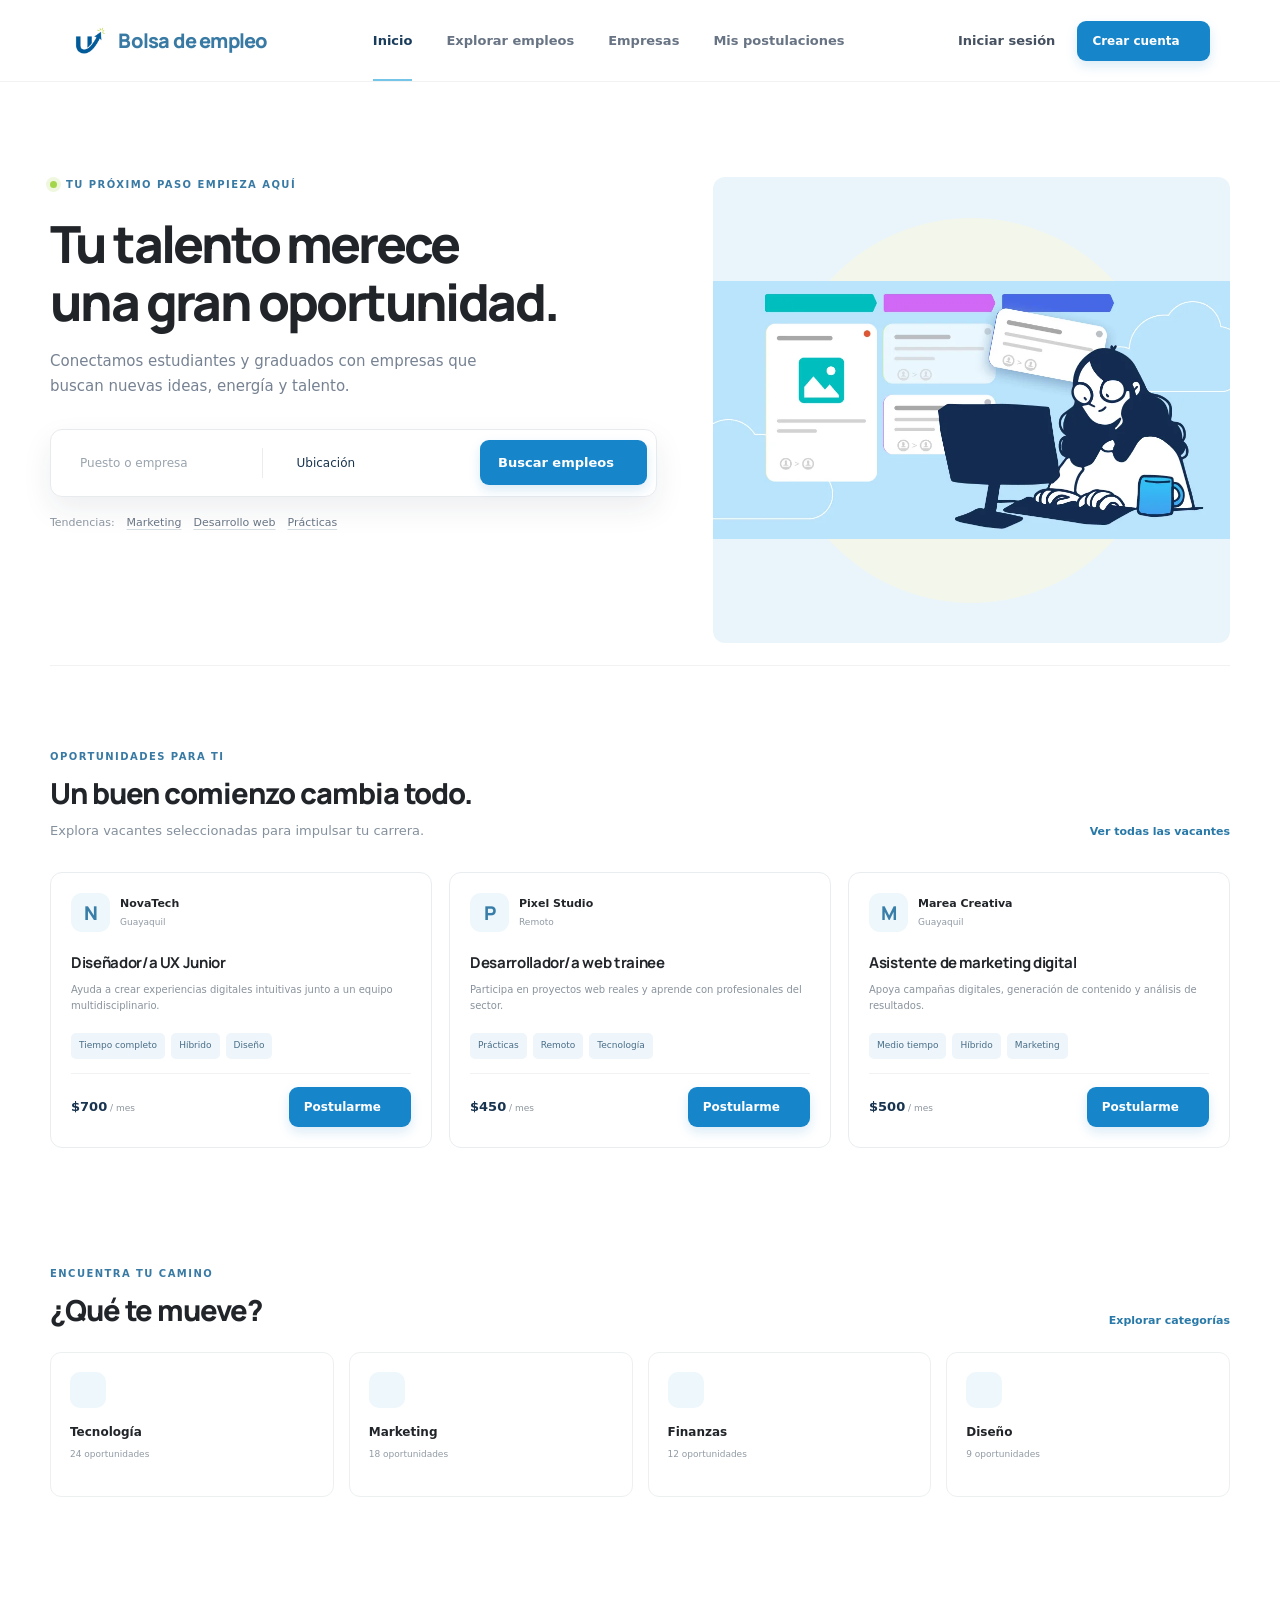
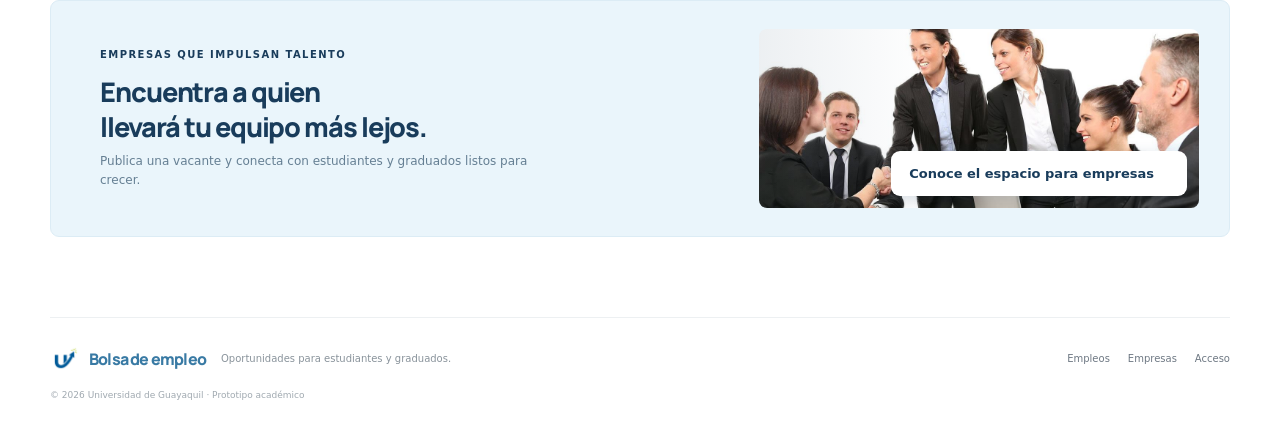
<file: index.html>
<!doctype html>
<html lang="es">

<head>
  <meta charset="utf-8">
  <meta name="viewport" content="width=device-width, initial-scale=1">
  <meta name="description" content="Conecta tu talento universitario con oportunidades laborales.">
  <title>Inicio | Bolsa de empleo universitaria</title>
  <link href="https://cdn.jsdelivr.net/npm/bootstrap@5.3.3/dist/css/bootstrap.min.css" rel="stylesheet"
    integrity="sha384-QWTKZyjpPEjISv5WaRU9OFeRpok6YctnYmDr5pNlyT2bRjXh0JMhjY6hW+ALEwIH" crossorigin="anonymous">
  <link rel="stylesheet" href="https://use.hugeicons.com/font/icons.css">
  <link rel="stylesheet" href="css/styles.css">
  <script src="js/app.js" defer></script>
</head>

<body>
  <header class="site-header">
    <a class="brand" href="index.html" aria-label="Bolsa de empleo universitaria"><img class="brand-logo"
        src="assets/Logo/UGLOGO.png" alt=""><span>Bolsa de empleo</span></a>
    <button class="menu-toggle" aria-label="Abrir menú" aria-expanded="false"><i class="hgi-stroke hgi-menu-01"
        aria-hidden="true"></i></button>
    <nav class="main-nav" aria-label="Navegación principal">
      <a class="active" href="index.html">Inicio</a>
      <a href="pages/vacantes.html">Explorar empleos</a>
      <a href="pages/empresas.html">Empresas</a>
      <a href="pages/postulaciones.html">Mis postulaciones</a>
    </nav>
    <div class="header-actions">
      <a class="button button-quiet" href="pages/auth/login.html">Iniciar sesión</a>
      <a class="button button-primary button-small" href="pages/auth/registro.html">Crear cuenta <i
          class="hgi-stroke hgi-user-add-01" aria-hidden="true"></i></a>
    </div>
  </header>

  <main>
    <section class="hero">
      <div class="hero-copy">
        <div class="eyebrow"><span class="eyebrow-dot"></span> TU PRÓXIMO PASO EMPIEZA AQUÍ</div>
        <h1>Tu talento merece<br>una gran oportunidad.</h1>
        <p>Conectamos estudiantes y graduados con empresas que buscan nuevas ideas, energía y talento.</p>
        <form class="search-panel" action="pages/vacantes.html" method="get">
          <label class="search-field"><span class="field-icon"><i class="hgi-stroke hgi-search-01"
                aria-hidden="true"></i></span><span class="sr-only">Puesto o palabra clave</span><input name="q"
              placeholder="Puesto o empresa"></label>
          <span class="search-divider"></span>
          <div class="search-field location-field"><span class="field-icon"><i class="hgi-stroke hgi-location-01"
                aria-hidden="true"></i></span><span class="sr-only" id="location-label">Ciudad o modalidad</span>
            <details class="location-picker" data-location-picker>
              <summary class="location-toggle" aria-labelledby="location-label"><span data-location-label>Ubicación</span>
                <i class="hgi-stroke hgi-arrow-down-01" aria-hidden="true"></i></summary>
              <div class="location-menu" data-location-options></div>
            </details>
            <input type="hidden" name="location" data-location-filter>
          </div>
          <button class="button button-primary" type="submit">Buscar empleos <i class="hgi-stroke hgi-arrow-right-01"
              aria-hidden="true"></i></button>
        </form>
        <div class="popular-searches">Tendencias: <a href="pages/vacantes.html?q=Marketing">Marketing</a><a
            href="pages/vacantes.html?q=Desarrollo">Desarrollo web</a><a
            href="pages/vacantes.html?q=Prácticas">Prácticas</a></div>
      </div>
      <div class="hero-visual"><img class="hero-image" src="assets/empleo-illustration.webp"
          alt="Ilustración de una persona buscando oportunidades de empleo"></div>
    </section>

    <section class="section jobs-section">
      <div class="section-heading">
        <div>
          <div class="eyebrow eyebrow-muted">OPORTUNIDADES PARA TI</div>
          <h2>Un buen comienzo cambia todo.</h2>
          <p>Explora vacantes seleccionadas para impulsar tu carrera.</p>
        </div>
        <a class="text-link" href="pages/vacantes.html">Ver todas las vacantes <i
            class="hgi-stroke hgi-arrow-right-01" aria-hidden="true"></i></a>
      </div>
      <div class="job-grid" data-featured-jobs></div>
    </section>

    <section class="section category-section">
      <div class="section-heading compact-heading">
        <div>
          <div class="eyebrow eyebrow-muted">ENCUENTRA TU CAMINO</div>
          <h2>¿Qué te mueve?</h2>
        </div><a class="text-link" href="pages/vacantes.html">Explorar categorías <i
            class="hgi-stroke hgi-arrow-right-01" aria-hidden="true"></i></a>
      </div>
      <div class="category-grid">
        <a class="category-card" href="pages/vacantes.html?q=Tecnología"><span class="category-icon icon-lilac"><i
              class="hgi-stroke hgi-code" aria-hidden="true"></i></span><strong>Tecnología</strong><small>24
            oportunidades
            <i class="hgi-stroke hgi-arrow-right-01" aria-hidden="true"></i></small></a>
        <a class="category-card" href="pages/vacantes.html?q=Marketing"><span class="category-icon icon-peach"><i
              class="hgi-stroke hgi-megaphone-01" aria-hidden="true"></i></span><strong>Marketing</strong><small>18
            oportunidades
            <i class="hgi-stroke hgi-arrow-right-01" aria-hidden="true"></i></small></a>
        <a class="category-card" href="pages/vacantes.html?q=Finanzas"><span class="category-icon icon-mint"><i
              class="hgi-stroke hgi-chart-line-data-01" aria-hidden="true"></i></span><strong>Finanzas</strong><small>12
            oportunidades
            <i class="hgi-stroke hgi-arrow-right-01" aria-hidden="true"></i></small></a>
        <a class="category-card" href="pages/vacantes.html?q=Diseño"><span class="category-icon icon-yellow"><i
              class="hgi-stroke hgi-pen-tool-01" aria-hidden="true"></i></span><strong>Diseño</strong><small>9
            oportunidades
            <i class="hgi-stroke hgi-arrow-right-01" aria-hidden="true"></i></small></a>
      </div>
    </section>

    <section class="cta-band">
      <div class="cta-copy">
        <div class="eyebrow">EMPRESAS QUE IMPULSAN TALENTO</div>
        <h2>Encuentra a quien<br>llevará tu equipo más lejos.</h2>
        <p>Publica una vacante y conecta con estudiantes y graduados listos para crecer.</p>
      </div>
      <div class="cta-visual">
        <img src="assets/postulacion-empleo.jpg" alt="Equipo de profesionales conversando durante una reunión">
        <a class="button button-light" href="pages/empresas.html">Conoce el espacio para empresas <i
            class="hgi-stroke hgi-arrow-right-01" aria-hidden="true"></i></a>
      </div>
    </section>
  </main>
  <footer class="site-footer"><a class="brand" href="index.html"><img class="brand-logo" src="assets/Logo/UGLOGO.png"
        alt=""><span>Bolsa de empleo</span></a>
    <p>Oportunidades para estudiantes y graduados.</p>
    <div><a href="pages/vacantes.html">Empleos</a><a href="pages/empresas.html">Empresas</a><a
        href="pages/auth/login.html">Acceso</a></div>
    <small>© 2026 Universidad de Guayaquil · Prototipo académico</small>
  </footer>
</body>

</html>
</file>
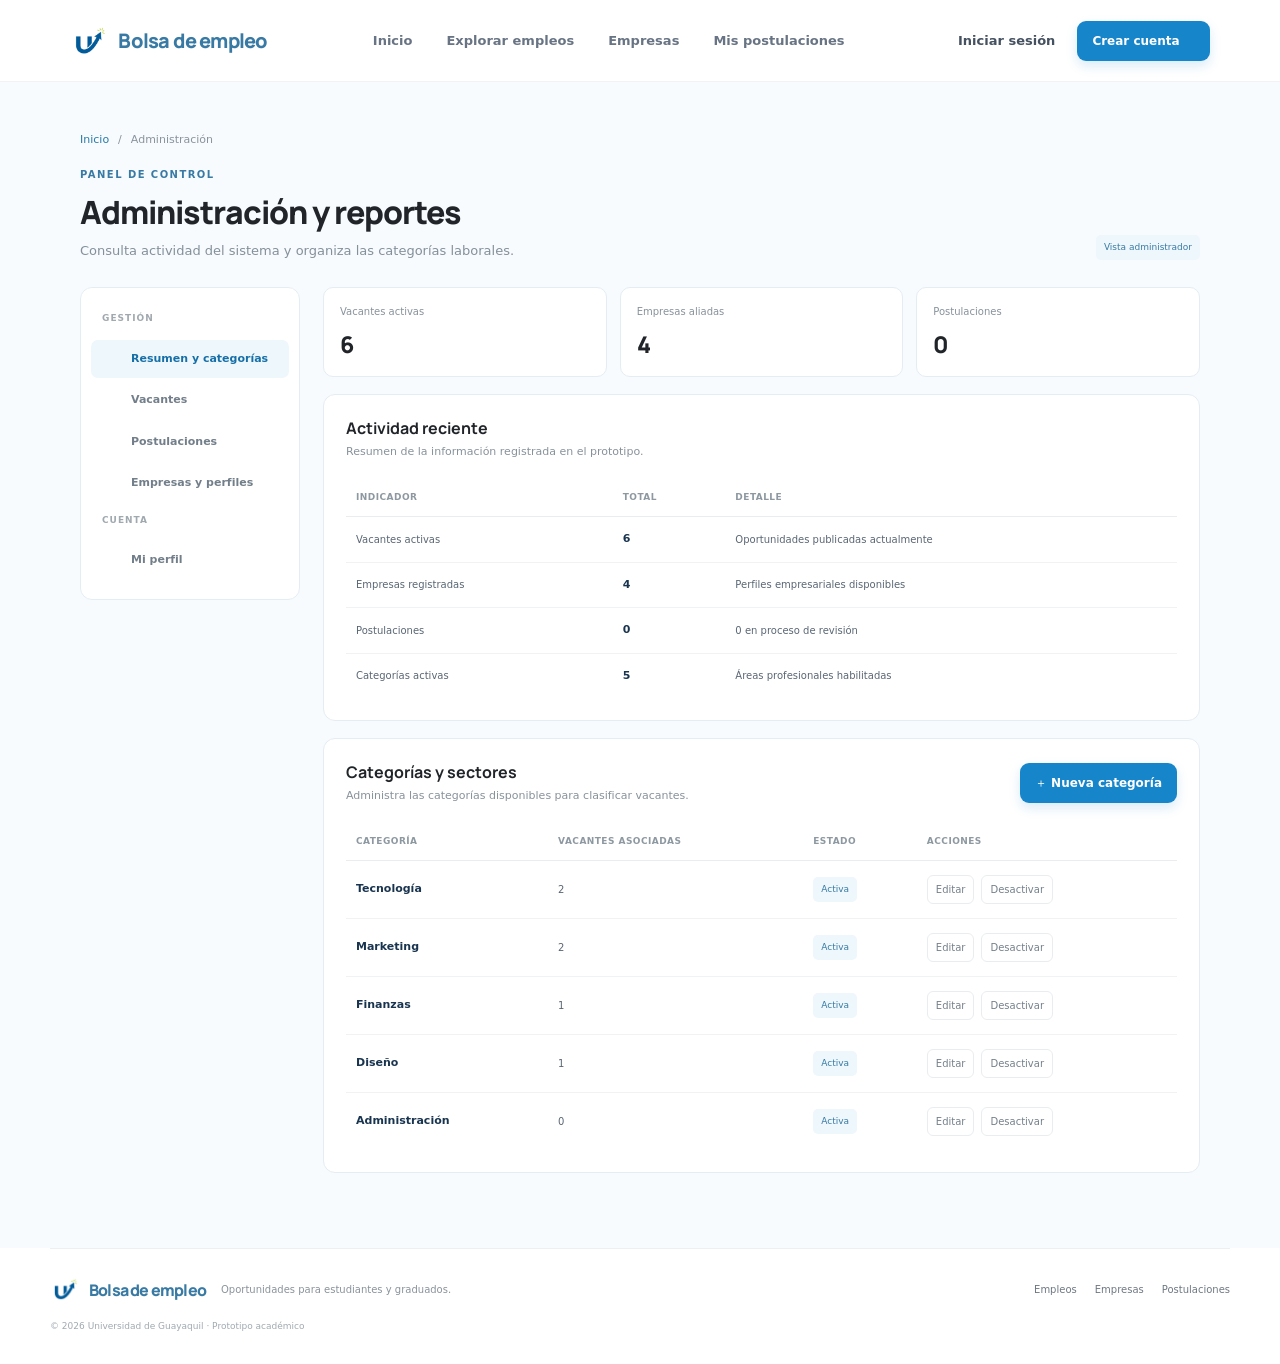
<file: pages/admin.html>
<!doctype html>
<html lang="es">

<head>
  <meta charset="utf-8">
  <meta name="viewport" content="width=device-width, initial-scale=1">
  <meta name="description" content="Panel administrativo de categorías e indicadores.">
  <title>Administración | Conecta U</title>
  <link href="https://cdn.jsdelivr.net/npm/bootstrap@5.3.3/dist/css/bootstrap.min.css" rel="stylesheet"
    integrity="sha384-QWTKZyjpPEjISv5WaRU9OFeRpok6YctnYmDr5pNlyT2bRjXh0JMhjY6hW+ALEwIH" crossorigin="anonymous">
  <link rel="stylesheet" href="https://use.hugeicons.com/font/icons.css">
  <link rel="stylesheet" href="../css/styles.css">
  <script src="../js/app.js" defer></script>
</head>

<body>
  <header class="site-header"><a class="brand" href="../index.html"><img class="brand-logo"
      src="../assets/Logo/UGLOGO.png" alt=""><span>Bolsa de empleo</span></a><button class="menu-toggle"
      aria-label="Abrir menú" aria-expanded="false"><i class="hgi-stroke hgi-menu-01" aria-hidden="true"></i></button>
    <nav class="main-nav" aria-label="Navegación principal"><a href="../index.html">Inicio</a><a
        href="vacantes.html">Explorar empleos</a><a href="empresas.html">Empresas</a><a href="postulaciones.html">Mis
        postulaciones</a></nav>
    <div class="header-actions"><a class="button button-quiet" href="auth/login.html">Iniciar sesión</a><a
        class="button button-primary button-small" href="auth/registro.html">Crear cuenta <i
          class="hgi-stroke hgi-user-add-01" aria-hidden="true"></i></a></div>
  </header>
  <main class="page-shell">
    <div class="page-container">
      <div class="breadcrumbs"><a href="../index.html">Inicio</a><span>/</span><span>Administración</span></div>
      <div class="page-title-row">
        <div>
          <div class="eyebrow eyebrow-muted">PANEL DE CONTROL</div>
          <h1>Administración y reportes</h1>
          <p>Consulta actividad del sistema y organiza las categorías laborales.</p>
        </div><span class="status-pill status-active">Vista administrador</span>
      </div>
      <div class="dashboard-layout">
        <aside class="sidebar" aria-label="Menú administrativo">
          <div class="sidebar-label">GESTIÓN</div><a href="admin.html" class="active"><span><i
                class="hgi-stroke hgi-dashboard-square-01" aria-hidden="true"></i></span> Resumen y
            categorías</a><a href="vacantes.html"><span><i class="hgi-stroke hgi-briefcase-01"
                aria-hidden="true"></i></span> Vacantes</a><a href="postulaciones.html"><span><i
                class="hgi-stroke hgi-file-02" aria-hidden="true"></i></span> Postulaciones</a><a
            href="empresas.html"><span><i class="hgi-stroke hgi-building-01" aria-hidden="true"></i></span> Empresas y perfiles</a>
          <div class="sidebar-label">CUENTA</div><a href="perfil.html"><span><i class="hgi-stroke hgi-user"
                aria-hidden="true"></i></span> Mi perfil</a>
        </aside>
        <div>
          <div class="stats-grid" data-admin-stats></div>
          <section class="panel">
            <div class="panel-heading">
              <div>
                <h2>Actividad reciente</h2>
                <p>Resumen de la información registrada en el prototipo.</p>
              </div>
            </div>
            <div class="table-wrap">
              <table class="data-table">
                <thead>
                  <tr>
                    <th>Indicador</th>
                    <th>Total</th>
                    <th>Detalle</th>
                  </tr>
                </thead>
                <tbody data-report-table></tbody>
              </table>
            </div>
          </section>
          <section class="panel">
            <div class="panel-heading">
              <div>
                <h2>Categorías y sectores</h2>
                <p>Administra las categorías disponibles para clasificar vacantes.</p>
              </div><button class="button button-primary button-small" type="button" data-open-category-form>＋ Nueva
                categoría</button>
            </div>
            <div class="table-wrap">
              <table class="data-table">
                <thead>
                  <tr>
                    <th>Categoría</th>
                    <th>Vacantes asociadas</th>
                    <th>Estado</th>
                    <th>Acciones</th>
                  </tr>
                </thead>
                <tbody data-categories-table></tbody>
              </table>
            </div>
          </section>
        </div>
      </div>
    </div>
  </main>
  <footer class="site-footer"><a class="brand" href="../index.html"><img class="brand-logo"
      src="../assets/Logo/UGLOGO.png" alt=""><span>Bolsa de empleo</span></a>
    <p>Oportunidades para estudiantes y graduados.</p>
    <div><a href="vacantes.html">Empleos</a><a href="empresas.html">Empresas</a><a
        href="postulaciones.html">Postulaciones</a></div><small>© 2026 Universidad de Guayaquil · Prototipo académico</small>
  </footer>
</body>

</html>
</file>
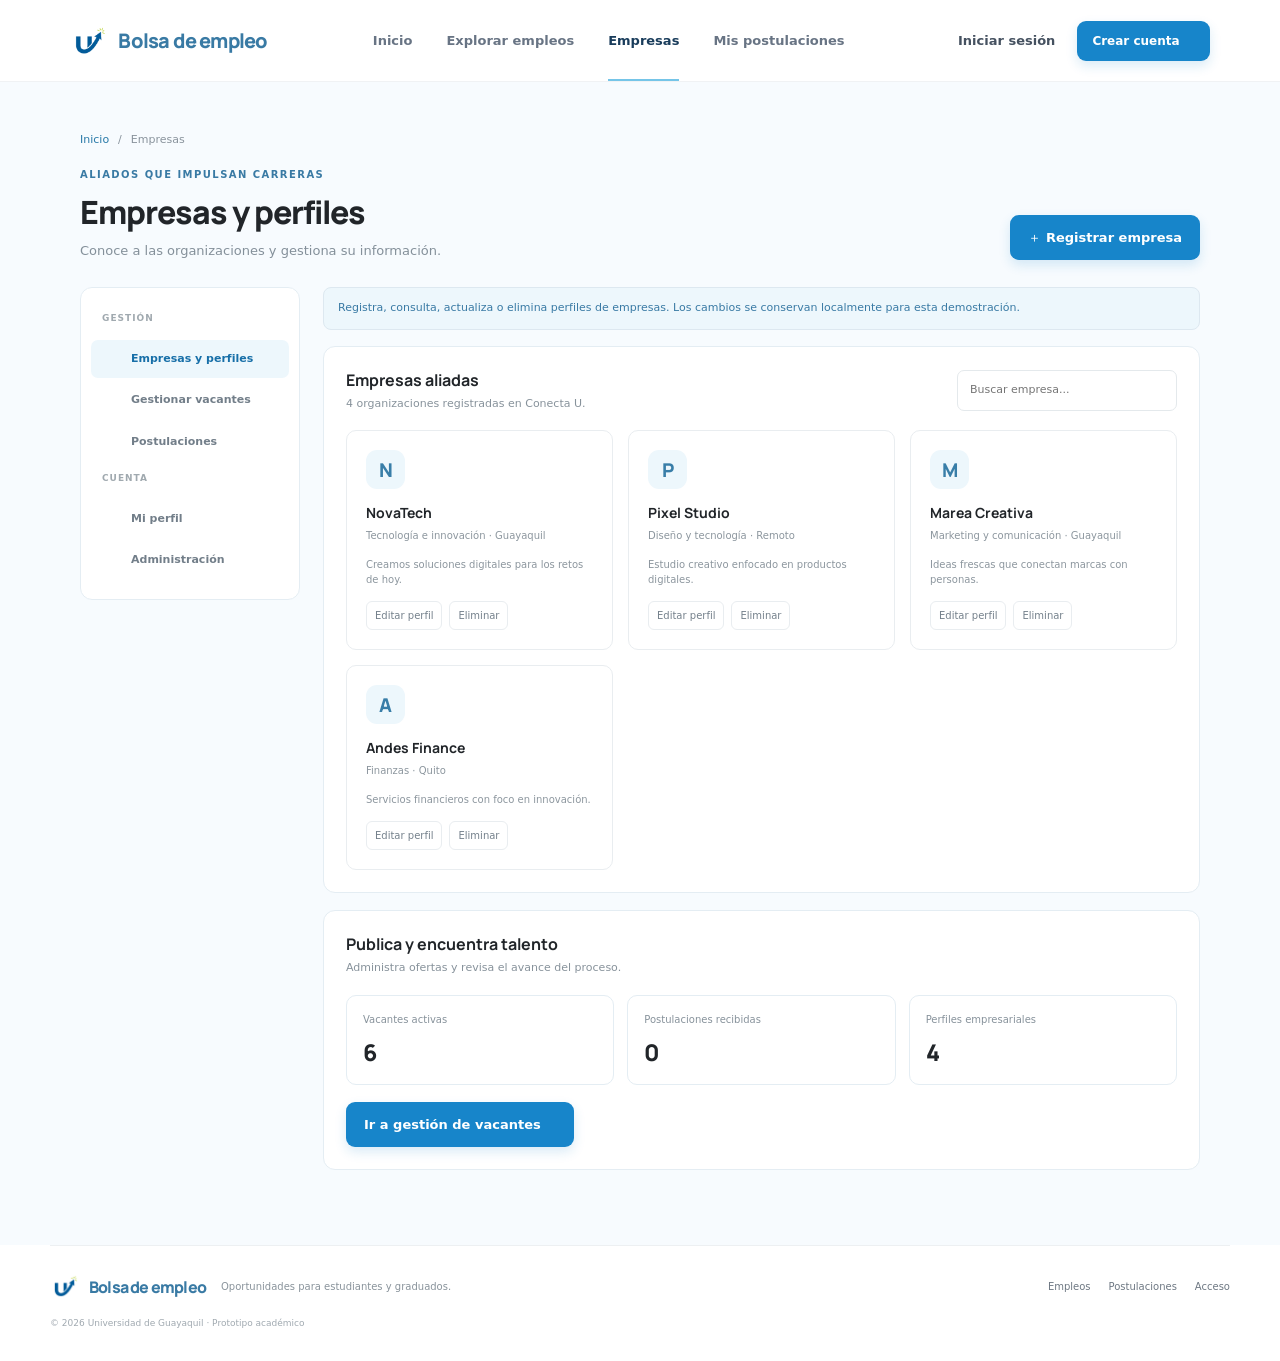
<file: pages/empresas.html>
<!doctype html>
<html lang="es">

<head>
  <meta charset="utf-8">
  <meta name="viewport" content="width=device-width, initial-scale=1">
  <meta name="description" content="Empresas aliadas y herramientas para conectar con talento universitario.">
  <title>Empresas | Conecta U</title>
  <link href="https://cdn.jsdelivr.net/npm/bootstrap@5.3.3/dist/css/bootstrap.min.css" rel="stylesheet"
    integrity="sha384-QWTKZyjpPEjISv5WaRU9OFeRpok6YctnYmDr5pNlyT2bRjXh0JMhjY6hW+ALEwIH" crossorigin="anonymous">
  <link rel="stylesheet" href="https://use.hugeicons.com/font/icons.css">
  <link rel="stylesheet" href="../css/styles.css">
  <script src="../js/app.js" defer></script>
</head>

<body>
  <header class="site-header"><a class="brand" href="../index.html"><img class="brand-logo"
      src="../assets/Logo/UGLOGO.png" alt=""><span>Bolsa de empleo</span></a><button class="menu-toggle"
      aria-label="Abrir menú" aria-expanded="false"><i class="hgi-stroke hgi-menu-01" aria-hidden="true"></i></button>
    <nav class="main-nav" aria-label="Navegación principal"><a href="../index.html">Inicio</a><a
        href="vacantes.html">Explorar empleos</a><a class="active" href="empresas.html">Empresas</a><a
        href="postulaciones.html">Mis postulaciones</a></nav>
    <div class="header-actions"><a class="button button-quiet" href="auth/login.html">Iniciar sesión</a><a
        class="button button-primary button-small" href="auth/registro.html">Crear cuenta <i
          class="hgi-stroke hgi-user-add-01" aria-hidden="true"></i></a></div>
  </header>
  <main class="page-shell">
    <div class="page-container">
      <div class="breadcrumbs"><a href="../index.html">Inicio</a><span>/</span><span>Empresas</span></div>
      <div class="page-title-row">
        <div>
          <div class="eyebrow eyebrow-muted">ALIADOS QUE IMPULSAN CARRERAS</div>
          <h1>Empresas y perfiles</h1>
          <p>Conoce a las organizaciones y gestiona su información.</p>
        </div><button class="button button-primary" type="button" data-open-company-form>＋ Registrar empresa</button>
      </div>
      <div class="dashboard-layout">
        <aside class="sidebar" aria-label="Menú empresarial">
          <div class="sidebar-label">GESTIÓN</div><a href="empresas.html" class="active"><span><i
                class="hgi-stroke hgi-building-01" aria-hidden="true"></i></span> Empresas y perfiles</a><a
            href="vacantes.html"><span><i class="hgi-stroke hgi-briefcase-01" aria-hidden="true"></i></span>
            Gestionar vacantes</a><a href="postulaciones.html"><span><i class="hgi-stroke hgi-file-02"
                aria-hidden="true"></i></span> Postulaciones</a>
          <div class="sidebar-label">CUENTA</div><a href="perfil.html"><span><i class="hgi-stroke hgi-user"
                aria-hidden="true"></i></span> Mi perfil</a><a href="admin.html"><span><i
                class="hgi-stroke hgi-dashboard-square-01" aria-hidden="true"></i></span> Administración</a>
        </aside>
        <div>
          <div class="notice info">Registra, consulta, actualiza o elimina perfiles de empresas. Los cambios se
            conservan localmente para esta demostración.</div>
          <section class="panel">
            <div class="panel-heading">
              <div>
                <h2>Empresas aliadas</h2>
                <p data-company-count>Organizaciones registradas en Conecta U.</p>
              </div><input class="input-control" style="max-width:220px" type="search" placeholder="Buscar empresa..."
                aria-label="Buscar empresa" data-company-search>
            </div>
            <div class="company-card-grid" data-company-cards></div>
          </section>
          <section class="panel">
            <div class="panel-heading">
              <div>
                <h2>Publica y encuentra talento</h2>
                <p>Administra ofertas y revisa el avance del proceso.</p>
              </div>
            </div>
            <div class="stats-grid">
              <div class="stat-card"><span>Vacantes activas</span><strong data-active-jobs-count>0</strong></div>
              <div class="stat-card"><span>Postulaciones recibidas</span><strong data-all-applications-count>0</strong>
              </div>
              <div class="stat-card"><span>Perfiles empresariales</span><strong data-companies-count>0</strong></div>
            </div><a class="button button-primary" href="vacantes.html">Ir a gestión de vacantes <i
                class="hgi-stroke hgi-arrow-right-01" aria-hidden="true"></i></a>
          </section>
        </div>
      </div>
    </div>
  </main>
  <footer class="site-footer"><a class="brand" href="../index.html"><img class="brand-logo"
      src="../assets/Logo/UGLOGO.png" alt=""><span>Bolsa de empleo</span></a>
    <p>Oportunidades para estudiantes y graduados.</p>
    <div><a href="vacantes.html">Empleos</a><a href="postulaciones.html">Postulaciones</a><a
        href="auth/login.html">Acceso</a></div><small>© 2026 Universidad de Guayaquil · Prototipo académico</small>
  </footer>
</body>

</html>
</file>
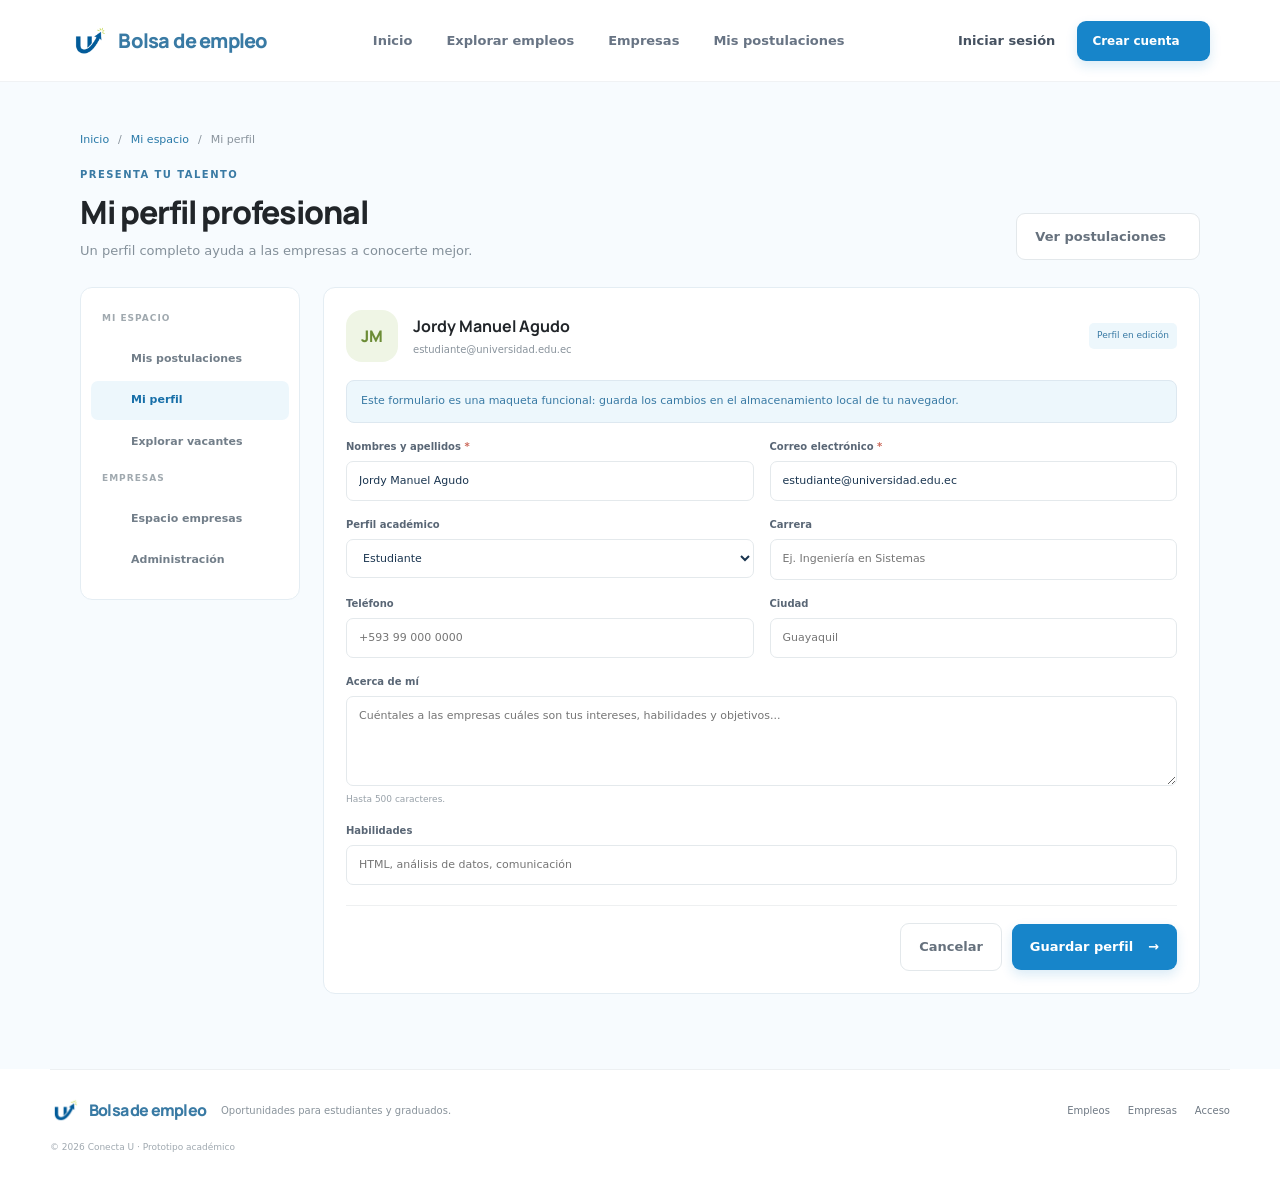
<file: pages/perfil.html>
<!doctype html>
<html lang="es">

<head>
  <meta charset="utf-8">
  <meta name="viewport" content="width=device-width, initial-scale=1">
  <meta name="description" content="Completa y administra tu perfil profesional.">
  <title>Mi perfil | Conecta U</title>
  <link href="https://cdn.jsdelivr.net/npm/bootstrap@5.3.3/dist/css/bootstrap.min.css" rel="stylesheet"
    integrity="sha384-QWTKZyjpPEjISv5WaRU9OFeRpok6YctnYmDr5pNlyT2bRjXh0JMhjY6hW+ALEwIH" crossorigin="anonymous">
  <link rel="stylesheet" href="https://use.hugeicons.com/font/icons.css">
  <link rel="stylesheet" href="../css/styles.css">
  <script src="../js/app.js" defer></script>
</head>

<body>
  <header class="site-header"><a class="brand" href="../index.html"><img class="brand-logo"
      src="../assets/Logo/UGLOGO.png" alt=""><span>Bolsa de empleo</span></a><button class="menu-toggle"
      aria-label="Abrir menú" aria-expanded="false"><i class="hgi-stroke hgi-menu-01" aria-hidden="true"></i></button>
    <nav class="main-nav" aria-label="Navegación principal"><a href="../index.html">Inicio</a><a
        href="vacantes.html">Explorar empleos</a><a href="empresas.html">Empresas</a><a href="postulaciones.html">Mis
        postulaciones</a></nav>
    <div class="header-actions"><a class="button button-quiet" href="auth/login.html">Iniciar sesión</a><a
        class="button button-primary button-small" href="auth/registro.html">Crear cuenta <i
          class="hgi-stroke hgi-user-add-01" aria-hidden="true"></i></a></div>
  </header>
  <main class="page-shell">
    <div class="page-container">
      <div class="breadcrumbs"><a href="../index.html">Inicio</a><span>/</span><a href="postulaciones.html">Mi
          espacio</a><span>/</span><span>Mi perfil</span></div>
      <div class="page-title-row">
        <div>
          <div class="eyebrow eyebrow-muted">PRESENTA TU TALENTO</div>
          <h1>Mi perfil profesional</h1>
          <p>Un perfil completo ayuda a las empresas a conocerte mejor.</p>
        </div><a class="button button-outline" href="postulaciones.html">Ver postulaciones <i
            class="hgi-stroke hgi-arrow-right-01" aria-hidden="true"></i></a>
      </div>
      <div class="dashboard-layout">
        <aside class="sidebar" aria-label="Menú del usuario">
          <div class="sidebar-label">MI ESPACIO</div><a href="postulaciones.html"><span><i
                class="hgi-stroke hgi-file-02" aria-hidden="true"></i></span> Mis postulaciones</a><a
            href="perfil.html" class="active"><span><i class="hgi-stroke hgi-user" aria-hidden="true"></i></span>
            Mi perfil</a><a href="vacantes.html"><span><i class="hgi-stroke hgi-briefcase-01"
                aria-hidden="true"></i></span> Explorar vacantes</a>
          <div class="sidebar-label">EMPRESAS</div><a href="empresas.html"><span><i
                class="hgi-stroke hgi-building-01" aria-hidden="true"></i></span> Espacio empresas</a><a
            href="admin.html"><span><i class="hgi-stroke hgi-dashboard-square-01" aria-hidden="true"></i></span>
            Administración</a>
        </aside>
        <div>
          <section class="panel">
            <div class="panel-heading">
              <div class="profile-head">
                <div class="profile-avatar" data-profile-initials>JR</div>
                <div>
                  <h2 data-profile-name>Jordy Manuel Agudo</h2>
                  <p data-profile-email>estudiante@universidad.edu.ec</p>
                </div>
              </div><span class="status-pill status-active">Perfil en edición</span>
            </div>
            <div class="notice info">Este formulario es una maqueta funcional: guarda los cambios en el almacenamiento
              local de tu navegador.</div>
            <form data-profile-form>
              <div class="form-grid">
                <div class="form-field"><label for="profile-name">Nombres y apellidos <span
                      class="required">*</span></label><input class="input-control" id="profile-name" name="name"
                    required placeholder="Ej. Jordy Manuel Agudo"></div>
                <div class="form-field"><label for="profile-email">Correo electrónico <span
                      class="required">*</span></label><input class="input-control" id="profile-email" name="email"
                    type="email" required placeholder="nombre@correo.com"></div>
                <div class="form-field"><label for="profile-role">Perfil académico</label><select class="select-control"
                    id="profile-role" name="role">
                    <option>Estudiante</option>
                    <option>Graduado/a</option>
                  </select></div>
                <div class="form-field"><label for="profile-degree">Carrera</label><input class="input-control"
                    id="profile-degree" name="degree" placeholder="Ej. Ingeniería en Sistemas"></div>
                <div class="form-field"><label for="profile-phone">Teléfono</label><input class="input-control"
                    id="profile-phone" name="phone" type="tel" placeholder="+593 99 000 0000"></div>
                <div class="form-field"><label for="profile-location">Ciudad</label><input class="input-control"
                    id="profile-location" name="location" placeholder="Guayaquil"></div>
                <div class="form-field full"><label for="profile-bio">Acerca de mí</label><textarea
                    class="textarea-control" id="profile-bio" name="bio" rows="4"
                    placeholder="Cuéntales a las empresas cuáles son tus intereses, habilidades y objetivos..."></textarea><span
                    class="help-text">Hasta 500 caracteres.</span></div>
                <div class="form-field full"><label for="profile-skills">Habilidades</label><input class="input-control"
                    id="profile-skills" name="skills" placeholder="HTML, análisis de datos, comunicación"></div>
              </div>
              <div class="form-actions"><button class="button button-outline" type="reset">Cancelar</button><button
                  class="button button-primary" type="submit">Guardar perfil <span>→</span></button></div>
            </form>
          </section>
        </div>
      </div>
    </div>
  </main>
  <footer class="site-footer"><a class="brand" href="../index.html"><img class="brand-logo"
      src="../assets/Logo/UGLOGO.png" alt=""><span>Bolsa de empleo</span></a>
    <p>Oportunidades para estudiantes y graduados.</p>
    <div><a href="vacantes.html">Empleos</a><a href="empresas.html">Empresas</a><a href="auth/login.html">Acceso</a></div>
    <small>© 2026 Conecta U · Prototipo académico</small>
  </footer>
</body>

</html>
</file>
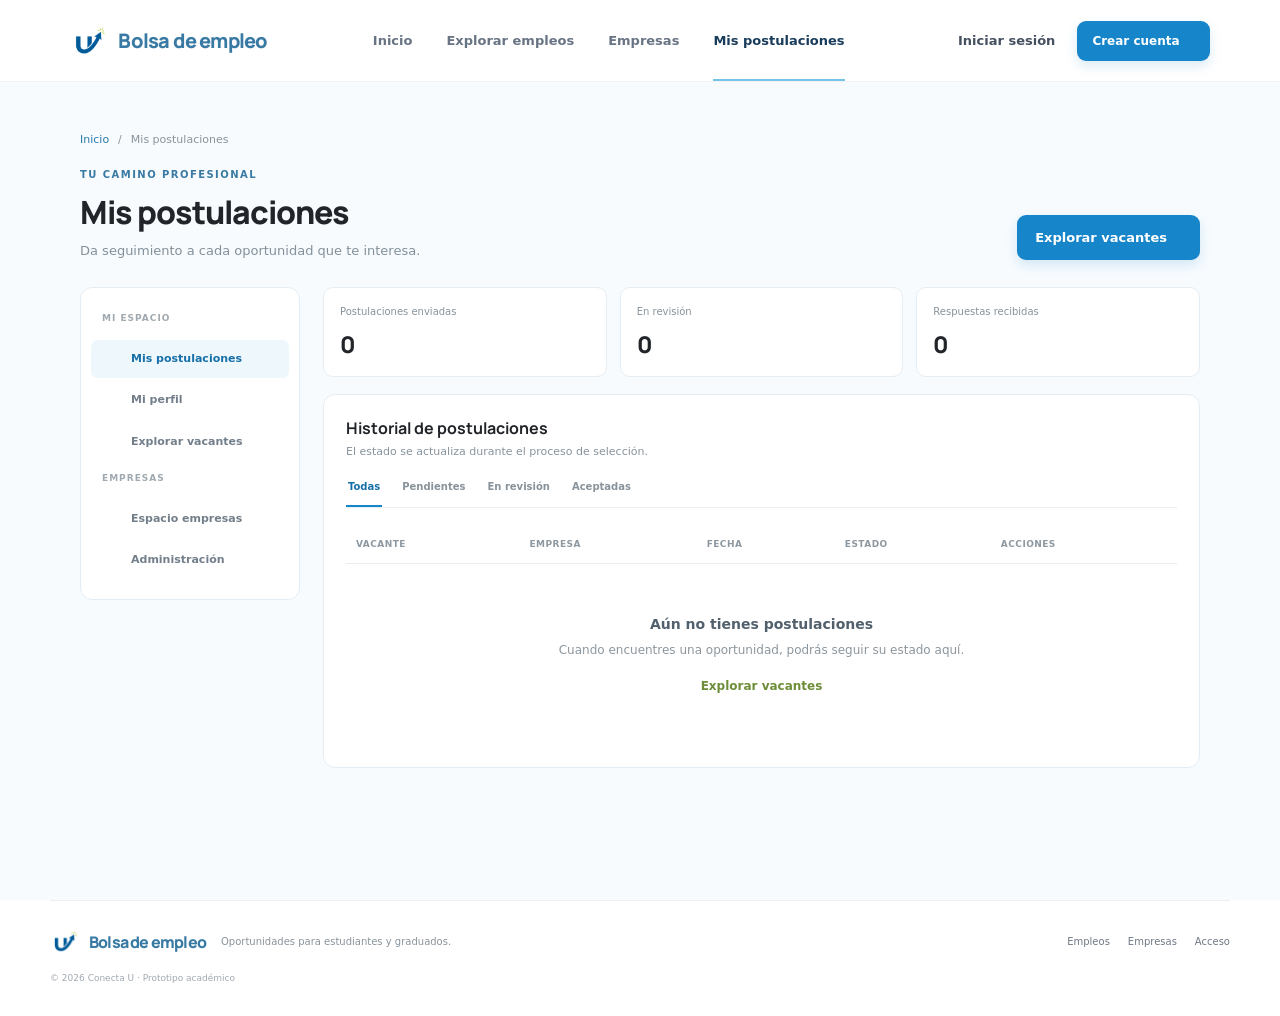
<file: pages/postulaciones.html>
<!doctype html>
<html lang="es">

<head>
  <meta charset="utf-8">
  <meta name="viewport" content="width=device-width, initial-scale=1">
  <meta name="description" content="Consulta y administra tus postulaciones laborales.">
  <title>Mis postulaciones | Conecta U</title>
  <link href="https://cdn.jsdelivr.net/npm/bootstrap@5.3.3/dist/css/bootstrap.min.css" rel="stylesheet"
    integrity="sha384-QWTKZyjpPEjISv5WaRU9OFeRpok6YctnYmDr5pNlyT2bRjXh0JMhjY6hW+ALEwIH" crossorigin="anonymous">
  <link rel="stylesheet" href="https://use.hugeicons.com/font/icons.css">
  <link rel="stylesheet" href="../css/styles.css">
  <script src="../js/app.js" defer></script>
</head>

<body>
  <header class="site-header"><a class="brand" href="../index.html"><img class="brand-logo"
      src="../assets/Logo/UGLOGO.png" alt=""><span>Bolsa de empleo</span></a><button class="menu-toggle"
      aria-label="Abrir menú" aria-expanded="false"><i class="hgi-stroke hgi-menu-01" aria-hidden="true"></i></button>
    <nav class="main-nav" aria-label="Navegación principal"><a href="../index.html">Inicio</a><a
        href="vacantes.html">Explorar empleos</a><a href="empresas.html">Empresas</a><a class="active"
        href="postulaciones.html">Mis postulaciones</a></nav>
    <div class="header-actions"><a class="button button-quiet" href="auth/login.html">Iniciar sesión</a><a
        class="button button-primary button-small" href="auth/registro.html">Crear cuenta <i
          class="hgi-stroke hgi-user-add-01" aria-hidden="true"></i></a></div>
  </header>
  <main class="page-shell">
    <div class="page-container">
      <div class="breadcrumbs"><a href="../index.html">Inicio</a><span>/</span><span>Mis postulaciones</span></div>
      <div class="page-title-row">
        <div>
          <div class="eyebrow eyebrow-muted">TU CAMINO PROFESIONAL</div>
          <h1>Mis postulaciones</h1>
          <p>Da seguimiento a cada oportunidad que te interesa.</p>
        </div><a class="button button-primary" href="vacantes.html">Explorar vacantes <i
            class="hgi-stroke hgi-arrow-right-01" aria-hidden="true"></i></a>
      </div>
      <div class="dashboard-layout">
        <aside class="sidebar" aria-label="Menú del usuario">
          <div class="sidebar-label">MI ESPACIO</div><a href="postulaciones.html" class="active"><span><i
                class="hgi-stroke hgi-file-02" aria-hidden="true"></i></span> Mis postulaciones</a><a
            href="perfil.html"><span><i class="hgi-stroke hgi-user" aria-hidden="true"></i></span> Mi perfil</a><a
            href="vacantes.html"><span><i class="hgi-stroke hgi-briefcase-01" aria-hidden="true"></i></span>
            Explorar vacantes</a>
          <div class="sidebar-label">EMPRESAS</div><a href="empresas.html"><span><i
                class="hgi-stroke hgi-building-01" aria-hidden="true"></i></span> Espacio empresas</a><a
            href="admin.html"><span><i class="hgi-stroke hgi-dashboard-square-01" aria-hidden="true"></i></span>
            Administración</a>
        </aside>
        <div>
          <div class="stats-grid" data-application-stats></div>
          <section class="panel">
            <div class="panel-heading">
              <div>
                <h2>Historial de postulaciones</h2>
                <p>El estado se actualiza durante el proceso de selección.</p>
              </div>
            </div>
            <div class="tab-row"><a href="#" class="active" data-application-filter="Todas">Todas</a><a href="#"
                data-application-filter="Pendiente">Pendientes</a><a href="#" data-application-filter="En revisión">En
                revisión</a><a href="#" data-application-filter="Aceptada">Aceptadas</a></div>
            <div class="table-wrap">
              <table class="data-table">
                <thead>
                  <tr>
                    <th>Vacante</th>
                    <th>Empresa</th>
                    <th>Fecha</th>
                    <th>Estado</th>
                    <th>Acciones</th>
                  </tr>
                </thead>
                <tbody data-applications-table></tbody>
              </table>
            </div>
          </section>
        </div>
      </div>
    </div>
  </main>
  <footer class="site-footer"><a class="brand" href="../index.html"><img class="brand-logo"
      src="../assets/Logo/UGLOGO.png" alt=""><span>Bolsa de empleo</span></a>
    <p>Oportunidades para estudiantes y graduados.</p>
    <div><a href="vacantes.html">Empleos</a><a href="empresas.html">Empresas</a><a href="auth/login.html">Acceso</a></div>
    <small>© 2026 Conecta U · Prototipo académico</small>
  </footer>
</body>

</html>
</file>
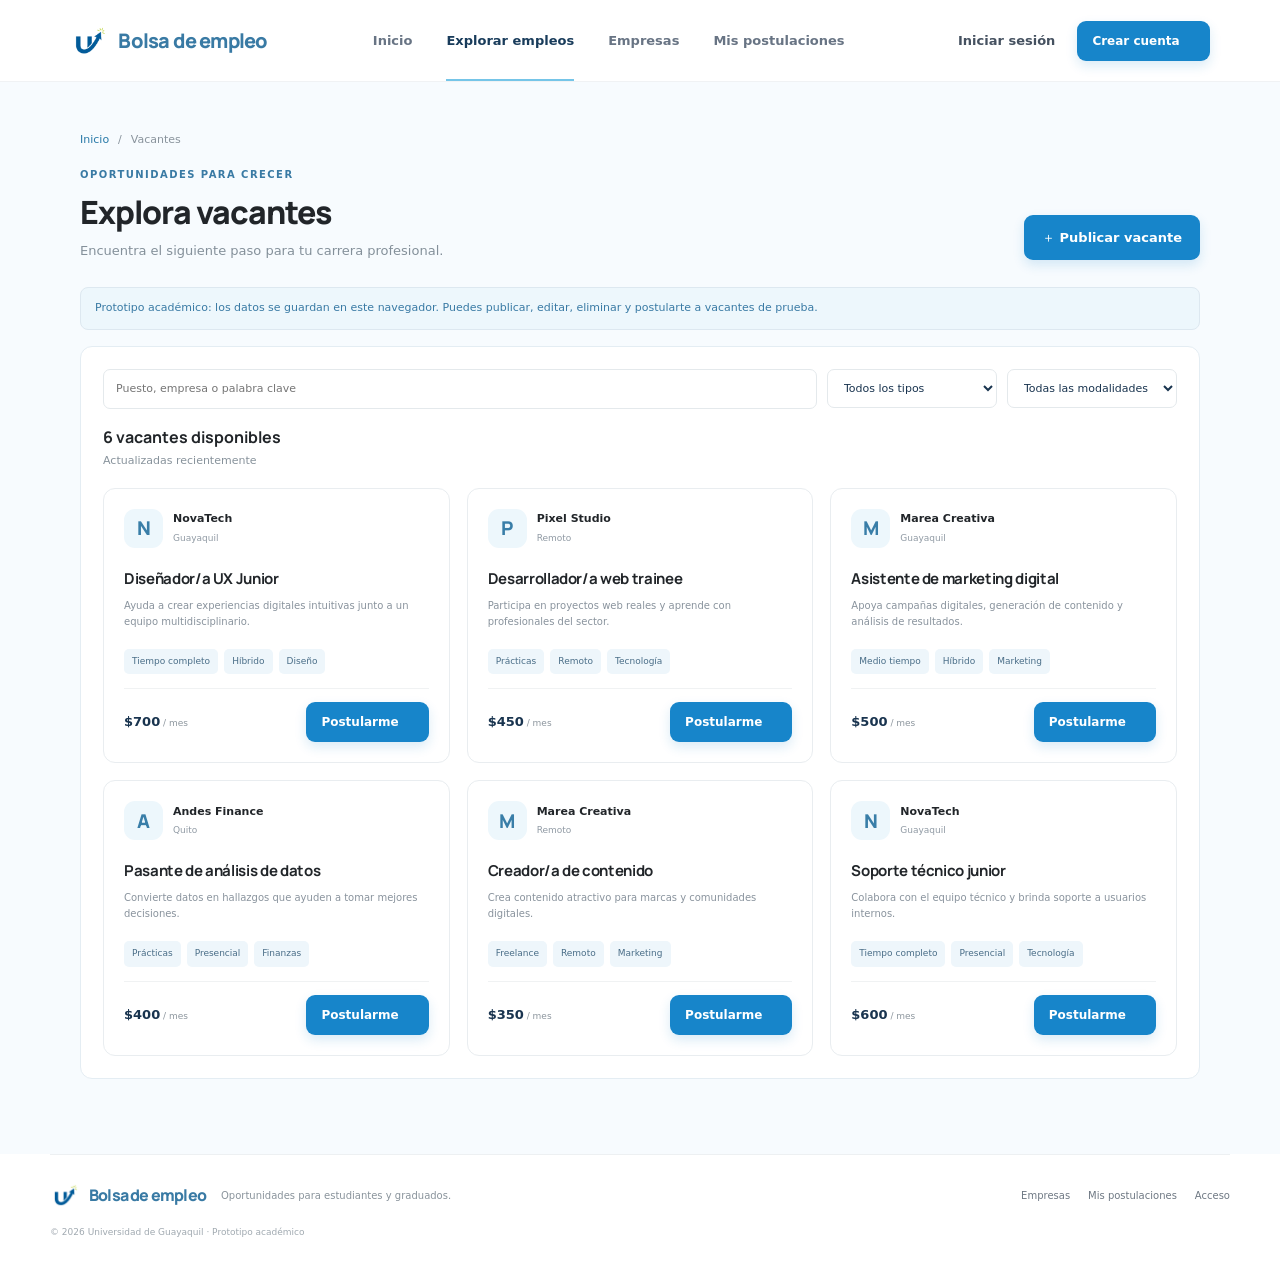
<file: pages/vacantes.html>
<!doctype html>
<html lang="es">

<head>
  <meta charset="utf-8">
  <meta name="viewport" content="width=device-width, initial-scale=1">
  <meta name="description" content="Explora y gestiona oportunidades laborales para estudiantes y graduados.">
  <title>Vacantes | Conecta U</title>
  <link href="https://cdn.jsdelivr.net/npm/bootstrap@5.3.3/dist/css/bootstrap.min.css" rel="stylesheet"
    integrity="sha384-QWTKZyjpPEiISv5WaRU9OFeRpok6YctnYmDr5pNlyT2bRjXh0JMhjY6hW+ALEwIH" crossorigin="anonymous">
  <link rel="stylesheet" href="https://use.hugeicons.com/font/icons.css">
  <link rel="stylesheet" href="../css/styles.css">
  <script src="../js/app.js" defer></script>
</head>

<body>
  <header class="site-header">
    <a class="brand" href="../index.html"><img class="brand-logo" src="../assets/Logo/UGLOGO.png" alt=""><span>Bolsa de empleo</span></a><button
      class="menu-toggle" aria-label="Abrir menú" aria-expanded="false"><i class="hgi-stroke hgi-menu-01" aria-hidden="true"></i></button>
    <nav class="main-nav" aria-label="Navegación principal"><a href="../index.html">Inicio</a><a class="active"
        href="vacantes.html">Explorar empleos</a><a href="empresas.html">Empresas</a><a href="postulaciones.html">Mis
        postulaciones</a></nav>
    <div class="header-actions"><a class="button button-quiet" href="auth/login.html">Iniciar sesión</a><a
        class="button button-primary button-small" href="auth/registro.html">Crear cuenta <i
          class="hgi-stroke hgi-user-add-01" aria-hidden="true"></i></a></div>
  </header>
  <main class="page-shell">
    <div class="page-container">
      <div class="breadcrumbs"><a href="../index.html">Inicio</a><span>/</span><span>Vacantes</span></div>
      <div class="page-title-row">
        <div>
          <div class="eyebrow eyebrow-muted">OPORTUNIDADES PARA CRECER</div>
          <h1>Explora vacantes</h1>
          <p>Encuentra el siguiente paso para tu carrera profesional.</p>
        </div><button class="button button-primary" type="button" data-open-job-form>＋ Publicar vacante</button>
      </div>
      <div class="notice info">Prototipo académico: los datos se guardan en este navegador. Puedes publicar, editar,
        eliminar y postularte a vacantes de prueba.</div>
      <section class="panel">
        <div class="filters-row"><label class="sr-only" for="job-search">Buscar vacantes</label><input id="job-search"
            class="input-control" type="search" placeholder="Puesto, empresa o palabra clave" data-job-search><label
            class="sr-only" for="job-type">Tipo de empleo</label><select class="select-control" id="job-type"
            data-job-type>
            <option value="">Todos los tipos</option>
            <option>Tiempo completo</option>
            <option>Medio tiempo</option>
            <option>Prácticas</option>
            <option>Freelance</option>
          </select><label class="sr-only" for="job-modality">Modalidad</label><select class="select-control"
            id="job-modality" data-job-modality>
            <option value="">Todas las modalidades</option>
            <option>Híbrido</option>
            <option>Remoto</option>
            <option>Presencial</option>
          </select></div>
        <div class="panel-heading">
          <div>
            <h2 data-job-count>Vacantes disponibles</h2>
            <p>Actualizadas recientemente</p>
          </div>
        </div>
        <div class="job-grid" data-all-jobs></div>
      </section>
    </div>
  </main>
  <footer class="site-footer"><a class="brand" href="../index.html"><img class="brand-logo"
      src="../assets/Logo/UGLOGO.png" alt=""><span>Bolsa de empleo</span></a>
    <p>Oportunidades para estudiantes y graduados.</p>
    <div><a href="empresas.html">Empresas</a><a href="postulaciones.html">Mis postulaciones</a><a
        href="auth/login.html">Acceso</a></div><small>© 2026 Universidad de Guayaquil · Prototipo académico</small>
  </footer>
</body>

</html>
</file>
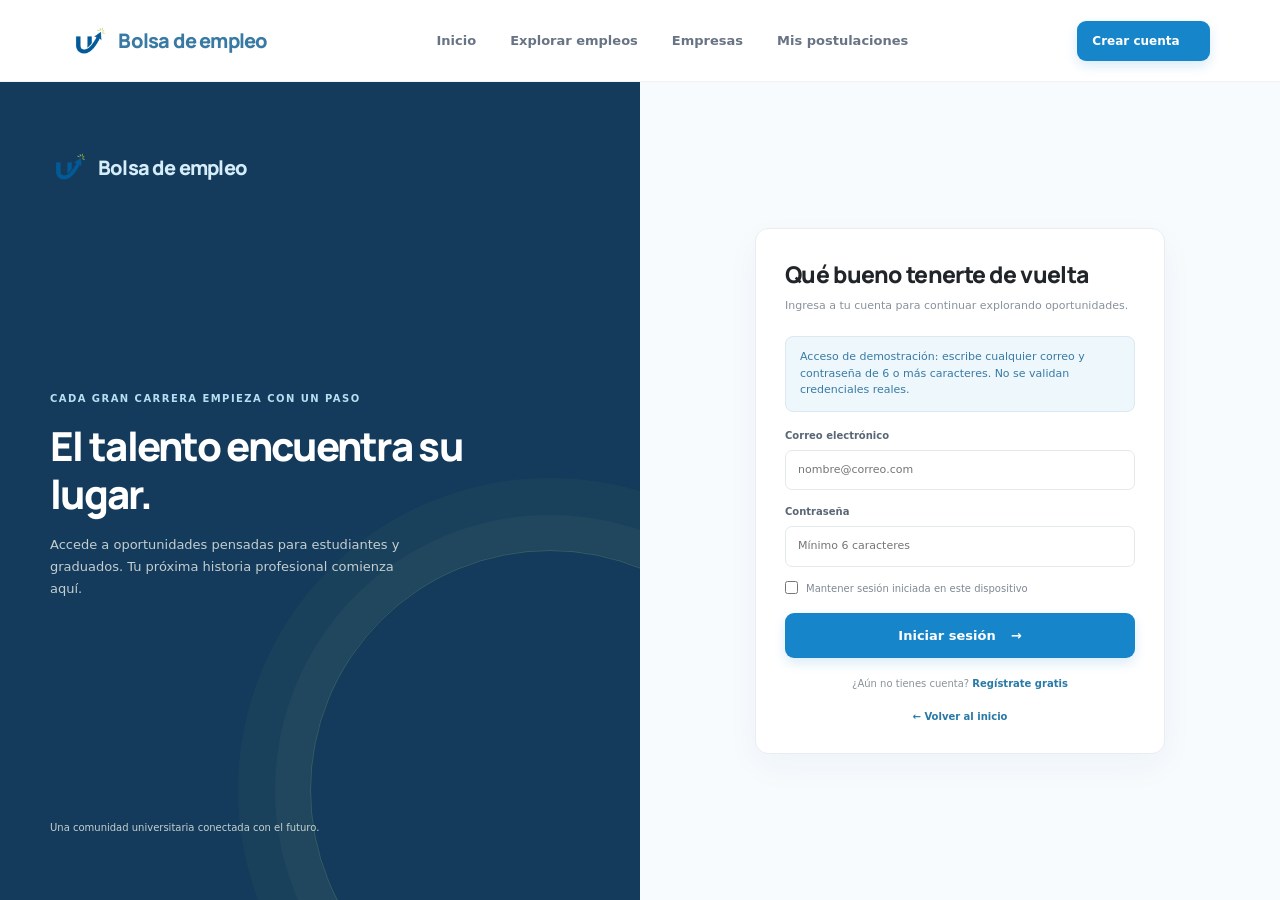
<file: pages/auth/login.html>
<!doctype html>
<html lang="es">

<head>
  <meta charset="utf-8">
  <meta name="viewport" content="width=device-width, initial-scale=1">
  <meta name="description" content="Inicia sesión en Conecta U.">
  <title>Iniciar sesión | Conecta U</title>
  <link href="https://cdn.jsdelivr.net/npm/bootstrap@5.3.3/dist/css/bootstrap.min.css" rel="stylesheet"
    integrity="sha384-QWTKZyjpPEjISv5WaRU9OFeRpok6YctnYmDr5pNlyT2bRjXh0JMhjY6hW+ALEwIH" crossorigin="anonymous">
  <link rel="stylesheet" href="https://use.hugeicons.com/font/icons.css">
  <link rel="stylesheet" href="../../css/styles.css">
  <script src="../../js/app.js" defer></script>
</head>

<body>
  <header class="site-header"><a class="brand" href="../../index.html"><img class="brand-logo"
      src="../../assets/Logo/UGLOGO.png" alt=""><span>Bolsa de empleo</span></a><button class="menu-toggle"
      aria-label="Abrir menú" aria-expanded="false"><i class="hgi-stroke hgi-menu-01" aria-hidden="true"></i></button>
    <nav class="main-nav" aria-label="Navegación principal"><a href="../../index.html">Inicio</a><a
        href="../vacantes.html">Explorar empleos</a><a href="../empresas.html">Empresas</a><a href="../postulaciones.html">Mis
        postulaciones</a></nav>
    <div class="header-actions"><a class="button button-primary button-small" href="registro.html">Crear cuenta
        <i class="hgi-stroke hgi-user-add-01" aria-hidden="true"></i></a></div>
  </header>
  <main class="auth-shell">
    <section class="auth-aside"><a class="brand" href="../../index.html"><img class="brand-logo"
        src="../../assets/Logo/UGLOGO.png" alt=""><span>Bolsa de empleo</span></a>
      <div class="auth-message">
        <div class="eyebrow">CADA GRAN CARRERA EMPIEZA CON UN PASO</div>
        <h1>El talento encuentra su lugar.</h1>
        <p>Accede a oportunidades pensadas para estudiantes y graduados. Tu próxima historia profesional comienza aquí.
        </p>
      </div>
      <div class="auth-quote">Una comunidad universitaria conectada con el futuro.</div>
    </section>
    <section class="auth-main">
      <form class="auth-card" data-login-form>
        <h2>Qué bueno tenerte de vuelta</h2>
        <p>Ingresa a tu cuenta para continuar explorando oportunidades.</p>
        <div class="notice info">Acceso de demostración: escribe cualquier correo y contraseña de 6 o más caracteres. No
          se validan credenciales reales.</div>
        <div class="form-field"><label for="login-email">Correo electrónico</label><input class="input-control"
            id="login-email" name="email" type="email" placeholder="nombre@correo.com" required autocomplete="email">
        </div>
        <div class="form-field"><label for="login-password">Contraseña</label><input class="input-control"
            id="login-password" name="password" type="password" placeholder="Mínimo 6 caracteres" minlength="6" required
            autocomplete="current-password"></div><label class="checkbox-row"><input type="checkbox" name="remember">
          Mantener sesión iniciada en este dispositivo</label>
        <div class="form-actions"><button class="button button-primary" type="submit">Iniciar sesión
            <span>→</span></button></div>
        <div class="auth-switch">¿Aún no tienes cuenta? <a href="registro.html">Regístrate gratis</a></div>
        <div class="auth-switch"><a href="../../index.html">← Volver al inicio</a></div>
      </form>
    </section>
  </main>
</body>

</html>
</file>
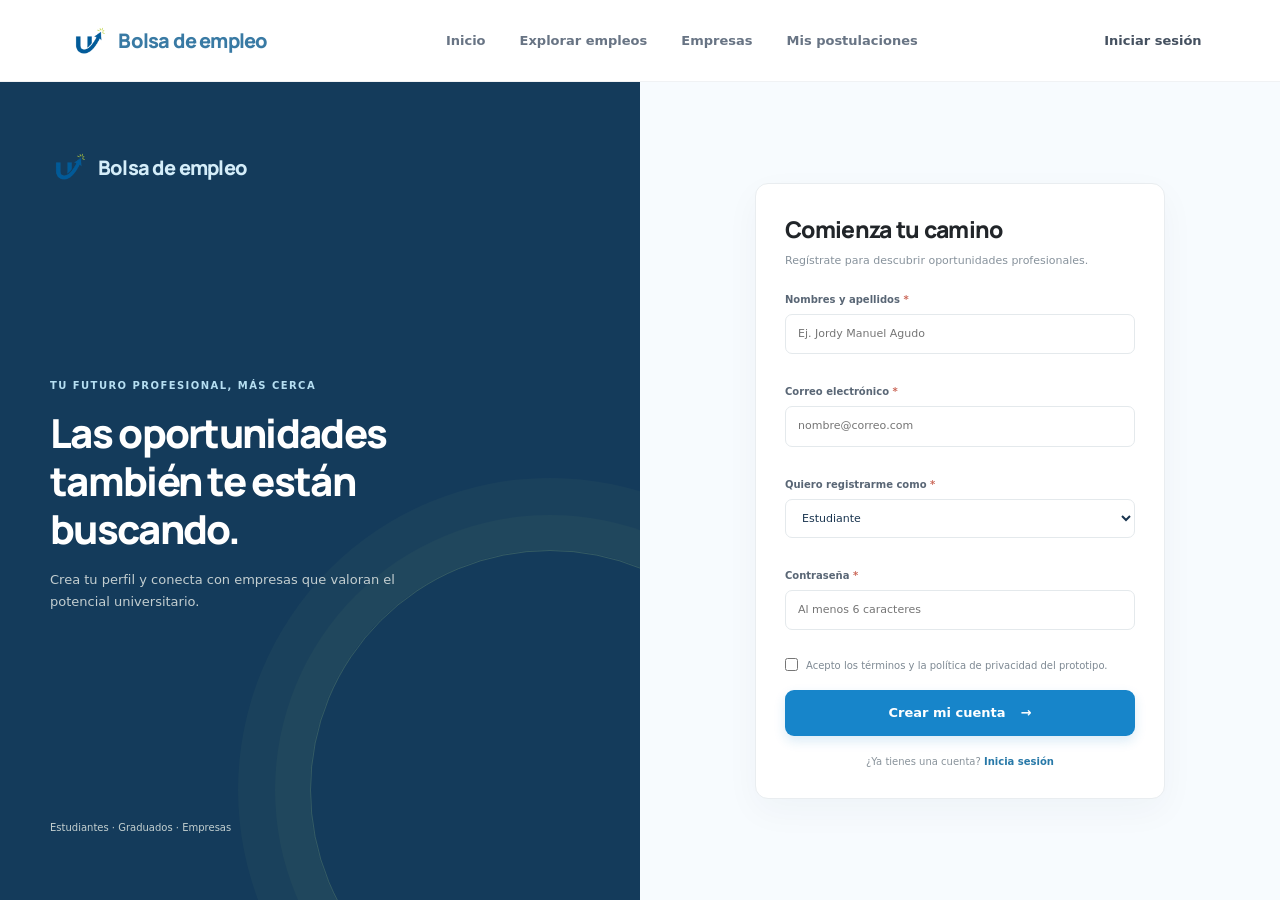
<file: pages/auth/registro.html>
<!doctype html>
<html lang="es">

<head>
  <meta charset="utf-8">
  <meta name="viewport" content="width=device-width, initial-scale=1">
  <meta name="description" content="Crea tu cuenta en la bolsa de empleo universitaria Conecta U.">
  <title>Crear cuenta | Conecta U</title>
  <link href="https://cdn.jsdelivr.net/npm/bootstrap@5.3.3/dist/css/bootstrap.min.css" rel="stylesheet"
    integrity="sha384-QWTKZyjpPEjISv5WaRU9OFeRpok6YctnYmDr5pNlyT2bRjXh0JMhjY6hW+ALEwIH" crossorigin="anonymous">
  <link rel="stylesheet" href="https://use.hugeicons.com/font/icons.css">
  <link rel="stylesheet" href="../../css/styles.css">
  <script src="../../js/app.js" defer></script>
</head>

<body>
  <header class="site-header"><a class="brand" href="../../index.html"><img class="brand-logo"
      src="../../assets/Logo/UGLOGO.png" alt=""><span>Bolsa de empleo</span></a><button class="menu-toggle"
      aria-label="Abrir menú" aria-expanded="false"><i class="hgi-stroke hgi-menu-01" aria-hidden="true"></i></button>
    <nav class="main-nav" aria-label="Navegación principal"><a href="../../index.html">Inicio</a><a
        href="../vacantes.html">Explorar empleos</a><a href="../empresas.html">Empresas</a><a href="../postulaciones.html">Mis
        postulaciones</a></nav>
    <div class="header-actions"><a class="button button-quiet" href="login.html">Iniciar sesión</a></div>
  </header>
  <main class="auth-shell">
    <section class="auth-aside"><a class="brand" href="../../index.html"><img class="brand-logo"
        src="../../assets/Logo/UGLOGO.png" alt=""><span>Bolsa de empleo</span></a>
      <div class="auth-message">
        <div class="eyebrow">TU FUTURO PROFESIONAL, MÁS CERCA</div>
        <h1>Las oportunidades también te están buscando.</h1>
        <p>Crea tu perfil y conecta con empresas que valoran el potencial universitario.</p>
      </div>
      <div class="auth-quote">Estudiantes · Graduados · Empresas</div>
    </section>
    <section class="auth-main">
      <form class="auth-card" data-register-form>
        <h2>Comienza tu camino</h2>
        <p>Regístrate para descubrir oportunidades profesionales.</p>
        <div class="form-grid">
          <div class="form-field full"><label for="register-name">Nombres y apellidos <span
                class="required">*</span></label><input class="input-control" id="register-name" name="name"
              placeholder="Ej. Jordy Manuel Agudo" required autocomplete="name"></div>
          <div class="form-field full"><label for="register-email">Correo electrónico <span
                class="required">*</span></label><input class="input-control" id="register-email" name="email"
              type="email" placeholder="nombre@correo.com" required autocomplete="email"></div>
          <div class="form-field full"><label for="register-role">Quiero registrarme como <span
                class="required">*</span></label><select class="select-control" id="register-role" name="role" required>
              <option value="Estudiante">Estudiante</option>
              <option value="Graduado/a">Graduado/a</option>
              <option value="Empresa">Empresa</option>
            </select></div>
          <div class="form-field full"><label for="register-password">Contraseña <span
                class="required">*</span></label><input class="input-control" id="register-password" name="password"
              type="password" minlength="6" placeholder="Al menos 6 caracteres" required autocomplete="new-password">
          </div>
        </div><label class="checkbox-row" style="margin-top:14px"><input type="checkbox" required> Acepto los términos y
          la política de privacidad del prototipo.</label>
        <div class="form-actions"><button class="button button-primary" type="submit">Crear mi cuenta
            <span>→</span></button></div>
        <div class="auth-switch">¿Ya tienes una cuenta? <a href="login.html">Inicia sesión</a></div>
      </form>
    </section>
  </main>
</body>

</html>
</file>
<file: css/styles.css>
@import url('https://fonts.googleapis.com/css2?family=DM+Sans:wght@400;500;600;700&family=Manrope:wght@400;500;600;700;800&display=swap');

:root {
  --ink: #1d2735;
  --muted: #788493;
  --line: #e9edf1;
  --paper: #fff;
  --canvas: #f7f9fb;
  --green: #c8f169;
  --green-dark: #92be36;
  --navy: #1b2e43;
  --lilac: #efeaff;
  --shadow: 0 16px 46px rgba(27, 46, 67, .08);
  font-family: "DM Sans", sans-serif;
  color: var(--ink);
  background: var(--paper);
  font-synthesis: none;
  text-rendering: optimizeLegibility;
}

* {
  box-sizing: border-box;
}

body {
  margin: 0;
  min-width: 320px;
  background: var(--paper);
}

a {
  color: inherit;
  text-decoration: none;
}

button,
input,
select,
textarea {
  font: inherit;
}

button,
a,
input,
select,
textarea {
  -webkit-tap-highlight-color: transparent;
}

button {
  cursor: pointer;
}

.sr-only {
  position: absolute;
  width: 1px;
  height: 1px;
  padding: 0;
  margin: -1px;
  overflow: hidden;
  clip: rect(0, 0, 0, 0);
  white-space: nowrap;
  border: 0;
}

.site-header {
  height: 82px;
  padding: 0 max(calc((100vw - 1180px)/2), 5.5%);
  display: flex;
  align-items: center;
  justify-content: space-between;
  gap: 30px;
  border-bottom: 1px solid #f0f2f4;
  background: rgba(255, 255, 255, .96);
}

.brand {
  display: inline-flex;
  align-items: center;
  gap: 8px;
  font: 800 20px Manrope, sans-serif;
  letter-spacing: -.8px;
  white-space: nowrap;
}

.brand>span:last-child {
  color: #748e3d;
  margin-left: -8px;
}

.brand-mark {
  width: 31px;
  height: 31px;
  display: inline-grid;
  place-items: center;
  border-radius: 10px 10px 10px 3px;
  background: var(--green);
  color: var(--navy);
  font: 800 17px Manrope, sans-serif;
}

.main-nav {
  display: flex;
  align-items: center;
  gap: 34px;
  margin-left: auto;
  margin-right: auto;
}

.main-nav a {
  color: #687484;
  font-size: 13px;
  font-weight: 600;
  transition: color .2s;
}

.main-nav a:hover,
.main-nav a.active {
  color: var(--ink);
}

.main-nav a.active {
  position: relative;
}

.main-nav a.active:after {
  content: "";
  height: 2px;
  position: absolute;
  bottom: -31px;
  left: 0;
  right: 0;
  background: #b7e354;
}

.header-actions {
  display: flex;
  align-items: center;
  gap: 14px;
  white-space: nowrap;
}

.button {
  border: 0;
  border-radius: 9px;
  display: inline-flex;
  align-items: center;
  justify-content: center;
  gap: 15px;
  padding: 13px 18px;
  font-size: 13px;
  font-weight: 700;
  transition: transform .18s, background .18s;
}

.button:hover {
  transform: translateY(-2px);
}

.button-primary {
  background: var(--green);
  color: #253322;
  box-shadow: 0 5px 12px rgba(169, 210, 80, .16);
}

.button-primary:hover {
  background: #b8e554;
}

.button-quiet {
  color: #455160;
  padding-inline: 8px;
}

.button-small {
  padding: 11px 15px;
  font-size: 12px;
}

.button-light {
  color: #243126;
  background: #fff;
}

.menu-toggle {
  display: none;
  border: 0;
  background: none;
  color: var(--ink);
  font-size: 23px;
}

.hero {
  position: relative;
  max-width: 1180px;
  margin: 0 auto;
  min-height: 583px;
  padding: 95px 0 22px;
  display: grid;
  grid-template-columns: 1.08fr .92fr;
  grid-template-rows: 1fr auto;
  column-gap: 56px;
  overflow: hidden;
}

.hero-copy {
  position: relative;
  z-index: 1;
}

.eyebrow {
  color: #6b7b62;
  font-size: 10px;
  font-weight: 700;
  letter-spacing: 1.45px;
  display: flex;
  align-items: center;
  gap: 9px;
}

.eyebrow-dot {
  width: 7px;
  height: 7px;
  border-radius: 50%;
  background: #a4d64c;
  box-shadow: 0 0 0 4px #eff8df;
}

h1,
h2,
h3,
p {
  margin-top: 0;
}

.hero h1 {
  margin: 22px 0 18px;
  font: 800 clamp(40px, 4vw, 55px)/1.14 Manrope, sans-serif;
  letter-spacing: -2.6px;
}

.hero h1 span {
  color: #8db640;
}

.hero-copy>p {
  max-width: 470px;
  margin-bottom: 29px;
  color: #768292;
  font-size: 15px;
  line-height: 1.7;
}

.search-panel {
  max-width: 640px;
  min-height: 68px;
  display: flex;
  align-items: center;
  gap: 16px;
  padding: 9px;
  border: 1px solid #e8ebee;
  border-radius: 12px;
  background: #fff;
  box-shadow: 0 12px 30px rgba(30, 43, 58, .08);
}

.search-field {
  min-width: 0;
  flex: 1;
  display: flex;
  align-items: center;
  gap: 10px;
  padding: 0 8px;
}

.search-field input {
  border: 0;
  outline: 0;
  width: 100%;
  color: var(--ink);
  font-size: 12px;
}

.search-field input::placeholder {
  color: #9aa4ae;
}

.field-icon {
  color: #83914e;
  font-size: 23px;
}

.search-divider {
  width: 1px;
  height: 30px;
  background: #e9edf0;
}

.search-panel .button {
  flex: 0 0 auto;
}

.popular-searches {
  margin-top: 18px;
  display: flex;
  align-items: center;
  gap: 12px;
  color: #8c96a0;
  font-size: 11px;
}

.popular-searches a {
  color: #687584;
  text-decoration: underline;
  text-decoration-color: #d6dde1;
  text-underline-offset: 3px;
}

.hero-visual {
  position: relative;
  display: grid;
  place-items: center;
  min-height: 370px;
}

.hero-visual:before {
  content: "";
  width: 385px;
  height: 385px;
  border-radius: 50%;
  position: absolute;
  background: #f3f6eb;
}

.visual-orbit {
  position: absolute;
  border: 1px solid rgba(152, 187, 94, .19);
  border-radius: 50%;
}

.orbit-one {
  width: 440px;
  height: 440px;
}

.orbit-two {
  width: 498px;
  height: 498px;
}

.visual-card-main {
  position: relative;
  z-index: 1;
  width: min(335px, 90%);
  padding: 22px;
  border: 1px solid #f0f1ed;
  border-radius: 16px;
  background: #fff;
  box-shadow: 0 18px 45px rgba(40, 55, 37, .1);
  transform: rotate(-2deg);
}

.visual-top {
  display: flex;
  align-items: center;
  justify-content: space-between;
}

.visual-label {
  color: #88926b;
  font-size: 8px;
  letter-spacing: 1.2px;
  font-weight: 700;
}

.save-mark {
  color: #8e9b72;
  font-size: 22px;
}

.visual-company {
  margin-top: 21px;
  display: flex;
  align-items: center;
  gap: 11px;
}

.company-logo {
  width: 39px;
  height: 39px;
  display: grid;
  place-items: center;
  border-radius: 11px;
  font: 800 19px Manrope;
}

.logo-blue {
  background: #e6effc;
  color: #497ac2;
}

.visual-company strong,
.visual-company small {
  display: block;
}

.visual-company strong {
  font-size: 12px;
}

.visual-company small {
  margin-top: 3px;
  color: #9ba4ad;
  font-size: 9px;
}

.visual-card-main h3 {
  margin: 22px 0 12px;
  font: 700 20px Manrope;
  letter-spacing: -.6px;
}

.visual-tags {
  display: flex;
  gap: 7px;
}

.visual-tags span {
  padding: 6px 9px;
  border-radius: 5px;
  background: #f5f7f3;
  color: #7a8580;
  font-size: 9px;
}

.visual-bottom {
  margin-top: 20px;
  padding-top: 15px;
  display: flex;
  justify-content: space-between;
  align-items: center;
  border-top: 1px solid #edf0ed;
  font-size: 10px;
  color: #86918a;
}

.visual-bottom strong {
  color: #26342a;
  font-size: 14px;
}

.visual-bottom a {
  color: #648b2e;
  font-weight: 700;
}

.floating-note {
  position: absolute;
  z-index: 2;
  right: -9px;
  bottom: 56px;
  display: flex;
  align-items: center;
  gap: 10px;
  padding: 12px 15px;
  border: 1px solid #f0f1eb;
  border-radius: 10px;
  background: white;
  box-shadow: var(--shadow);
}

.note-icon {
  width: 29px;
  height: 29px;
  display: grid;
  place-items: center;
  border-radius: 9px;
  background: #eff8de;
  color: #85ae3d;
}

.floating-note strong,
.floating-note small {
  display: block;
}

.floating-note strong {
  font-size: 10px;
}

.floating-note small {
  margin-top: 4px;
  color: #98a1a8;
  font-size: 8px;
}

.floating-bubble {
  position: absolute;
  z-index: 1;
  display: grid;
  place-items: center;
  border-radius: 50%;
  font-weight: 700;
}

.bubble-one {
  width: 40px;
  height: 40px;
  left: 3%;
  top: 24%;
  background: #f8e9d8;
  color: #d69a58;
}

.bubble-two {
  width: 33px;
  height: 33px;
  right: 6%;
  top: 19%;
  background: #e9e5ff;
  color: #796fc4;
}

.hero-bottom {
  grid-column: 1 / -1;
  display: flex;
  align-items: center;
  gap: 55px;
  border-top: 1px solid #edf0f2;
  padding-top: 20px;
}

.trust-line {
  display: flex;
  align-items: center;
  gap: 12px;
  margin-right: auto;
  color: #85909b;
  font-size: 10px;
}

.trust-line strong {
  color: #465361;
}

.avatar-stack {
  display: flex;
  padding-left: 4px;
}

.avatar-stack span {
  width: 25px;
  height: 25px;
  margin-left: -4px;
  display: grid;
  place-items: center;
  border: 2px solid white;
  border-radius: 50%;
  background: #ded8ce;
  color: #59615e;
  font-size: 7px;
  font-weight: 700;
}

.avatar-stack span:nth-child(2) {
  background: #e6c6b6;
}

.avatar-stack span:nth-child(3) {
  background: #d8e4bc;
}

.hero-stat {
  display: flex;
  align-items: baseline;
  gap: 8px;
}

.hero-stat strong {
  font: 800 18px Manrope;
}

.hero-stat span {
  color: #88939c;
  font-size: 9px;
}

.section {
  max-width: 1180px;
  margin: 0 auto;
  padding: 83px 0;
}

.jobs-section {
  border-top: 1px solid #f0f2f4;
}

.section-heading {
  display: flex;
  align-items: end;
  justify-content: space-between;
  gap: 20px;
  margin-bottom: 32px;
}

.eyebrow-muted {
  color: #82916f;
}

.section-heading h2,
.cta-band h2 {
  margin: 11px 0 8px;
  font: 800 29px/1.3 Manrope;
  letter-spacing: -1.1px;
}

.section-heading h2 span {
  color: #8db640;
}

.section-heading p {
  margin-bottom: 0;
  color: #84909c;
  font-size: 13px;
}

.text-link {
  color: #687f46;
  font-size: 11px;
  font-weight: 700;
  white-space: nowrap;
}

.text-link span {
  padding-left: 7px;
  font-size: 15px;
}

.job-grid {
  display: grid;
  grid-template-columns: repeat(3, 1fr);
  gap: 17px;
}

.job-card {
  padding: 20px;
  border: 1px solid #e9edf0;
  border-radius: 12px;
  background: #fff;
  transition: box-shadow .2s, transform .2s, border-color .2s;
}

.job-card:hover {
  transform: translateY(-4px);
  border-color: #dce8c8;
  box-shadow: var(--shadow);
}

.job-card-top {
  display: flex;
  justify-content: space-between;
  align-items: flex-start;
}

.job-company {
  display: flex;
  align-items: center;
  gap: 10px;
}

.job-company .company-logo {
  width: 39px;
  height: 39px;
}

.job-company strong,
.job-company small {
  display: block;
}

.job-company strong {
  font-size: 11px;
}

.job-company small {
  color: #909aa4;
  font-size: 9px;
  margin-top: 4px;
}

.bookmark-button {
  border: 0;
  background: transparent;
  color: #9ca6ad;
  font-size: 21px;
  line-height: 1;
}

.bookmark-button.saved {
  color: #83aa3b;
}

.job-card h3 {
  margin: 20px 0 9px;
  font: 700 15px Manrope;
  letter-spacing: -.35px;
}

.job-card .job-description {
  min-height: 35px;
  color: #89939d;
  font-size: 10px;
  line-height: 1.6;
}

.job-pills {
  display: flex;
  flex-wrap: wrap;
  gap: 6px;
  margin: 14px 0;
}

.job-pills span,
.status-pill {
  padding: 6px 8px;
  border-radius: 5px;
  background: #f5f7f3;
  color: #6f7a72;
  font-size: 9px;
}

.job-card-bottom {
  display: flex;
  align-items: center;
  justify-content: space-between;
  padding-top: 13px;
  border-top: 1px solid #f0f2f3;
}

.salary {
  color: #8d969e;
  font-size: 9px;
}

.salary strong {
  color: var(--ink);
  font-size: 13px;
}

.job-card-bottom a {
  color: #718e3b;
  font-size: 10px;
  font-weight: 700;
}

.category-section {
  padding-top: 35px;
}

.compact-heading {
  margin-bottom: 23px;
}

.compact-heading h2 {
  margin-bottom: 0;
}

.category-grid {
  display: grid;
  grid-template-columns: repeat(4, 1fr);
  gap: 15px;
}

.category-card {
  min-height: 145px;
  padding: 19px;
  display: flex;
  flex-direction: column;
  border: 1px solid #edf0f1;
  border-radius: 11px;
  transition: transform .2s, box-shadow .2s;
}

.category-card:hover {
  transform: translateY(-3px);
  box-shadow: var(--shadow);
}

.category-icon {
  width: 36px;
  height: 36px;
  display: grid;
  place-items: center;
  margin-bottom: 15px;
  border-radius: 10px;
  font-size: 19px;
}

.icon-lilac {
  color: #8071c7;
  background: #f0edff;
}

.icon-peach {
  color: #d08b59;
  background: #fff0e4;
}

.icon-mint {
  color: #5da286;
  background: #e8f7ed;
}

.icon-yellow {
  color: #bd9a40;
  background: #fbf5dc;
}

.category-card strong {
  font-size: 12px;
}

.category-card small {
  margin-top: 7px;
  color: #919ba4;
  font-size: 9px;
}

.category-card small span {
  float: right;
  color: #718e3b;
}

.cta-band {
  position: relative;
  max-width: 1180px;
  min-height: 235px;
  margin: 20px auto 80px;
  padding: 40px 49px;
  display: flex;
  align-items: center;
  justify-content: space-between;
  gap: 30px;
  overflow: hidden;
  border-radius: 17px;
  background: #263b45;
  color: #fff;
}

.cta-band .eyebrow {
  color: #c2d69a;
}

.cta-band h2 {
  position: relative;
  z-index: 1;
  margin: 12px 0 8px;
  font-size: 27px;
}

.cta-band p {
  position: relative;
  z-index: 1;
  max-width: 460px;
  margin: 0;
  color: #bdc9c9;
  font-size: 12px;
  line-height: 1.6;
}

.cta-band .button {
  position: relative;
  z-index: 1;
}

.cta-orb {
  position: absolute;
  width: 310px;
  height: 310px;
  right: 17%;
  bottom: -220px;
  border: 1px solid rgba(195, 225, 147, .18);
  border-radius: 50%;
  box-shadow: 0 0 0 28px rgba(195, 225, 147, .03), 0 0 0 58px rgba(195, 225, 147, .03);
}

.site-footer {
  max-width: 1180px;
  margin: 0 auto;
  padding: 25px 0 30px;
  display: grid;
  grid-template-columns: auto 1fr auto;
  align-items: center;
  gap: 15px;
  border-top: 1px solid #edf0f2;
}

.site-footer .brand {
  font-size: 16px;
}

.site-footer .brand-mark {
  width: 26px;
  height: 26px;
  font-size: 14px;
}

.site-footer p {
  margin: 0;
  color: #89939b;
  font-size: 10px;
}

.site-footer div {
  display: flex;
  gap: 18px;
  color: #6e7883;
  font-size: 10px;
}

.site-footer>small {
  grid-column: 1 / -1;
  color: #a0a9b0;
  font-size: 9px;
}

/* Shared application pages */
.page-shell {
  min-height: calc(100vh - 82px);
  background: var(--canvas);
}

.page-container {
  width: min(1120px, 90%);
  margin: 0 auto;
  padding: 50px 0 75px;
}

.breadcrumbs {
  display: flex;
  gap: 9px;
  margin-bottom: 18px;
  color: #89939c;
  font-size: 11px;
}

.breadcrumbs a {
  color: #718942;
}

.page-title-row {
  display: flex;
  align-items: end;
  justify-content: space-between;
  gap: 24px;
  margin-bottom: 27px;
}

.page-title-row h1 {
  margin: 8px 0 7px;
  font: 800 32px Manrope;
  letter-spacing: -1px;
}

.page-title-row p {
  margin: 0;
  color: #84909a;
  font-size: 13px;
}

.dashboard-layout {
  display: grid;
  grid-template-columns: 220px minmax(0, 1fr);
  gap: 23px;
  align-items: start;
}

.sidebar {
  position: sticky;
  top: 18px;
  padding: 16px 10px;
  border: 1px solid var(--line);
  border-radius: 12px;
  background: #fff;
}

.sidebar-label {
  padding: 8px 11px 11px;
  color: #a0a9af;
  font-size: 9px;
  font-weight: 700;
  letter-spacing: 1px;
}

.sidebar a {
  display: flex;
  align-items: center;
  gap: 11px;
  margin: 3px 0;
  padding: 11px;
  border-radius: 7px;
  color: #727e89;
  font-size: 11px;
  font-weight: 600;
}

.sidebar a:hover,
.sidebar a.active {
  background: #f3f8e9;
  color: #526e2e;
}

.sidebar a span {
  width: 18px;
  text-align: center;
  font-size: 15px;
}

.panel {
  padding: 22px;
  border: 1px solid var(--line);
  border-radius: 12px;
  background: #fff;
}

.panel+.panel {
  margin-top: 17px;
}

.panel-heading {
  display: flex;
  align-items: center;
  justify-content: space-between;
  gap: 16px;
  margin-bottom: 18px;
}

.panel-heading h2 {
  margin: 0;
  font: 700 16px Manrope;
}

.panel-heading p {
  margin: 5px 0 0;
  color: #87929b;
  font-size: 11px;
}

.filters-row {
  display: flex;
  align-items: center;
  gap: 10px;
  margin-bottom: 17px;
}

.input-control,
.select-control,
.textarea-control {
  width: 100%;
  padding: 11px 12px;
  border: 1px solid #e4e9ec;
  border-radius: 7px;
  outline: 0;
  color: var(--ink);
  background: #fff;
  font-size: 11px;
}

.input-control:focus,
.select-control:focus,
.textarea-control:focus {
  border-color: #adc66b;
  box-shadow: 0 0 0 3px #f4f8e9;
}

.filters-row .input-control {
  flex: 1;
}

.filters-row .select-control {
  width: 170px;
}

.table-wrap {
  width: 100%;
  overflow-x: auto;
}

.data-table {
  width: 100%;
  border-collapse: collapse;
  text-align: left;
}

.data-table th {
  padding: 12px 10px;
  border-bottom: 1px solid #e9edef;
  color: #8d98a1;
  font-size: 9px;
  font-weight: 700;
  letter-spacing: .45px;
  text-transform: uppercase;
  white-space: nowrap;
}

.data-table td {
  padding: 14px 10px;
  border-bottom: 1px solid #f0f2f3;
  color: #596674;
  font-size: 10px;
  vertical-align: middle;
}

.data-table tr:last-child td {
  border-bottom: 0;
}

.table-primary {
  color: var(--ink);
  font-size: 11px;
  font-weight: 700;
}

.table-secondary {
  display: block;
  margin-top: 4px;
  color: #97a0a8;
  font-size: 9px;
}

.table-actions {
  display: flex;
  gap: 7px;
  white-space: nowrap;
}

.icon-button {
  padding: 6px 8px;
  border: 1px solid #e9edf0;
  border-radius: 6px;
  color: #74808b;
  background: #fff;
  font-size: 10px;
}

.icon-button:hover {
  border-color: #bbd886;
  color: #58742f;
}

.icon-button.danger:hover {
  border-color: #f0b5ac;
  color: #b95142;
}

.status-pill {
  display: inline-flex;
  align-items: center;
  white-space: nowrap;
}

.status-active,
.status-accepted {
  background: #eff8e5;
  color: #648635;
}

.status-review {
  background: #fff5df;
  color: #a17b32;
}

.status-pending {
  background: #edf3fa;
  color: #5c7d9d;
}

.status-rejected,
.status-inactive {
  background: #fceeed;
  color: #b66a61;
}

.empty-state {
  padding: 36px 15px;
  text-align: center;
  color: #8c969e;
  font-size: 12px;
}

.empty-state strong {
  display: block;
  margin-bottom: 6px;
  color: #52606d;
  font-size: 14px;
}

.form-grid {
  display: grid;
  grid-template-columns: repeat(2, minmax(0, 1fr));
  gap: 16px;
}

.form-field {
  display: flex;
  flex-direction: column;
  gap: 7px;
}

.form-field.full {
  grid-column: 1 / -1;
}

.form-field label {
  color: #596675;
  font-size: 10px;
  font-weight: 700;
}

.form-field label .required {
  color: #cb6859;
}

.form-field .help-text {
  color: #97a0a8;
  font-size: 9px;
}

.form-actions {
  display: flex;
  align-items: center;
  justify-content: flex-end;
  gap: 10px;
  margin-top: 20px;
  padding-top: 17px;
  border-top: 1px solid #eef0f1;
}

.button-outline {
  border: 1px solid #e3e8eb;
  background: #fff;
  color: #66717d;
}

.button-danger {
  background: #fff1ef;
  color: #b95649;
}

.button[disabled] {
  cursor: not-allowed;
  opacity: .5;
  transform: none;
}

.stats-grid {
  display: grid;
  grid-template-columns: repeat(3, 1fr);
  gap: 13px;
  margin-bottom: 17px;
}

.stat-card {
  padding: 16px;
  border: 1px solid var(--line);
  border-radius: 10px;
  background: #fff;
}

.stat-card span {
  display: block;
  color: #87929b;
  font-size: 10px;
}

.stat-card strong {
  display: block;
  margin-top: 9px;
  font: 800 23px Manrope;
}

.notice {
  margin-bottom: 16px;
  padding: 12px 14px;
  border: 1px solid #dfeacb;
  border-radius: 8px;
  background: #f7fbea;
  color: #607c36;
  font-size: 11px;
  line-height: 1.5;
}

.notice.info {
  border-color: #dde8f0;
  background: #f4f8fb;
  color: #5b778b;
}

.notice.error {
  border-color: #f1d4ce;
  background: #fff7f5;
  color: #ad5144;
}

.inline-link {
  color: #6e8d38;
  font-weight: 700;
}

.tab-row {
  display: flex;
  gap: 18px;
  margin-bottom: 18px;
  border-bottom: 1px solid #ebeff1;
}

.tab-row a {
  padding: 0 2px 11px;
  color: #87929b;
  font-size: 10px;
  font-weight: 600;
}

.tab-row a.active {
  border-bottom: 2px solid #a3ca4e;
  color: #4b6035;
}

.auth-shell {
  min-height: calc(100vh - 82px);
  display: grid;
  grid-template-columns: 1fr 1fr;
  background: var(--canvas);
}

.auth-aside {
  position: relative;
  min-height: 650px;
  padding: 65px max(50px, calc((100vw - 1180px)/2));
  overflow: hidden;
  display: flex;
  flex-direction: column;
  justify-content: space-between;
  background: #253a44;
  color: white;
}

.auth-aside:after {
  content: "";
  position: absolute;
  width: 480px;
  height: 480px;
  right: -150px;
  bottom: -130px;
  border: 1px solid rgba(201, 238, 137, .18);
  border-radius: 50%;
  box-shadow: 0 0 0 35px rgba(201, 238, 137, .03), 0 0 0 72px rgba(201, 238, 137, .03);
}

.auth-aside .brand {
  position: relative;
  z-index: 1;
}

.auth-aside .brand>span:last-child {
  color: #d0e7a6;
}

.auth-message {
  position: relative;
  z-index: 1;
  max-width: 450px;
}

.auth-message .eyebrow {
  color: #cce49d;
}

.auth-message h1 {
  margin: 16px 0;
  font: 800 40px/1.2 Manrope;
  letter-spacing: -1.7px;
}

.auth-message p {
  max-width: 380px;
  color: #c3ced0;
  font-size: 13px;
  line-height: 1.7;
}

.auth-quote {
  position: relative;
  z-index: 1;
  color: #c4d0d0;
  font-size: 10px;
}

.auth-main {
  display: grid;
  place-items: center;
  padding: 40px 24px;
}

.auth-card {
  width: min(410px, 100%);
  padding: 29px;
  border: 1px solid #e9edf0;
  border-radius: 13px;
  background: #fff;
  box-shadow: 0 12px 35px rgba(31, 49, 66, .04);
}

.auth-card h2 {
  margin: 0 0 7px;
  font: 800 23px Manrope;
  letter-spacing: -.7px;
}

.auth-card>p {
  margin-bottom: 22px;
  color: #87929c;
  font-size: 11px;
  line-height: 1.55;
}

.auth-card .form-field {
  margin-bottom: 14px;
}

.auth-card .form-actions {
  display: block;
  margin-top: 17px;
  padding: 0;
  border: 0;
}

.auth-card .form-actions .button {
  width: 100%;
}

.auth-switch {
  margin-top: 18px;
  text-align: center;
  color: #89939b;
  font-size: 10px;
}

.auth-switch a {
  color: #6d8b37;
  font-weight: 700;
}

.checkbox-row {
  display: flex;
  align-items: flex-start;
  gap: 8px;
  color: #7e8993;
  font-size: 10px;
  line-height: 1.5;
}

.checkbox-row input {
  accent-color: #9fca4c;
}

.profile-head {
  display: flex;
  align-items: center;
  gap: 15px;
}

.profile-avatar {
  width: 52px;
  height: 52px;
  display: grid;
  place-items: center;
  border-radius: 16px;
  background: #eff5e5;
  color: #6c8c36;
  font: 800 16px Manrope;
}

.profile-head h2 {
  margin: 0;
  font: 700 16px Manrope;
}

.profile-head p {
  margin: 5px 0 0;
  color: #89939c;
  font-size: 10px;
}

.company-card-grid {
  display: grid;
  grid-template-columns: repeat(3, 1fr);
  gap: 15px;
}

.company-card {
  padding: 19px;
  border: 1px solid #e9edf0;
  border-radius: 10px;
  background: #fff;
}

.company-card .company-logo {
  margin-bottom: 14px;
}

.company-card h3 {
  margin: 0 0 6px;
  font: 700 14px Manrope;
}

.company-card p {
  margin: 0 0 14px;
  color: #8c969e;
  font-size: 10px;
}

.company-card .text-link {
  font-size: 10px;
}

.app-modal-overlay {
  position: fixed;
  z-index: 1060;
  inset: 0;
  display: grid;
  place-items: center;
  padding: 20px;
  background: rgba(23, 35, 48, .48);
}

.app-modal {
  width: min(520px, 100%);
  max-height: 90vh;
  overflow: auto;
  padding: 25px;
  border-radius: 13px;
  background: #fff;
  box-shadow: 0 20px 65px rgba(10, 20, 30, .2);
}

.app-modal-header {
  display: flex;
  align-items: flex-start;
  justify-content: space-between;
  gap: 15px;
  margin-bottom: 19px;
}

.app-modal-header h2 {
  margin: 0;
  font: 800 20px Manrope;
}

.app-modal-close {
  border: 0;
  background: transparent;
  color: #7d8790;
  font-size: 21px;
}

.toast {
  position: fixed;
  z-index: 30;
  right: 22px;
  bottom: 22px;
  max-width: min(360px, calc(100% - 44px));
  padding: 13px 17px;
  border-radius: 9px;
  background: #263b45;
  color: #fff;
  box-shadow: var(--shadow);
  font-size: 11px;
  animation: toast-in .2s ease-out;
}

@keyframes toast-in {
  from {
    opacity: 0;
    transform: translateY(8px);
  }

  to {
    opacity: 1;
    transform: translateY(0);
  }
}

@media (max-width: 1230px) {

  .hero,
  .section,
  .cta-band,
  .site-footer {
    width: 89%;
  }

  .hero {
    column-gap: 25px;
  }

  .main-nav {
    gap: 20px;
  }
}

@media (max-width: 900px) {
  .site-header {
    padding: 0 5.5%;
  }

  .main-nav {
    gap: 14px;
  }

  .main-nav a {
    font-size: 11px;
  }

  .header-actions .button-quiet {
    display: none;
  }

  .hero {
    padding-top: 68px;
    grid-template-columns: 1fr 0.8fr;
  }

  .hero h1 {
    font-size: 44px;
  }

  .hero-bottom {
    gap: 20px;
  }

  .hero-stat {
    display: block;
  }

  .hero-stat span {
    display: block;
    margin-top: 3px;
  }

  .category-grid {
    grid-template-columns: repeat(2, 1fr);
  }

  .dashboard-layout {
    grid-template-columns: 185px minmax(0, 1fr);
    gap: 14px;
  }

  .company-card-grid {
    grid-template-columns: repeat(2, 1fr);
  }

  .auth-aside {
    padding-inline: 38px;
  }
}

@media (max-width: 680px) {
  .site-header {
    height: 68px;
    gap: 12px;
  }

  .menu-toggle {
    display: block;
    order: 3;
    margin-left: auto;
  }

  .main-nav {
    display: none;
    position: absolute;
    z-index: 10;
    top: 68px;
    left: 0;
    right: 0;
    padding: 12px 6%;
    border-bottom: 1px solid var(--line);
    background: #fff;
    box-shadow: 0 12px 20px rgba(25, 40, 55, .07);
  }

  .main-nav.is-open {
    display: flex;
    flex-direction: column;
    align-items: stretch;
    gap: 0;
  }

  .main-nav a {
    padding: 13px 0;
    font-size: 13px;
  }

  .main-nav a.active:after {
    display: none;
  }

  .header-actions {
    margin-left: auto;
  }

  .header-actions .button-primary {
    padding: 10px 11px;
    font-size: 10px;
  }

  .hero {
    width: 88%;
    display: flex;
    flex-direction: column;
    padding-top: 58px;
  }

  .hero h1 {
    font-size: clamp(38px, 10vw, 48px);
    letter-spacing: -1.8px;
  }

  .hero-copy>p {
    font-size: 13px;
  }

  .search-panel {
    flex-wrap: wrap;
    padding: 10px;
    gap: 8px;
  }

  .search-field {
    flex-basis: calc(50% - 5px);
    padding: 4px;
  }

  .search-field input {
    font-size: 10px;
  }

  .search-divider {
    display: none;
  }

  .search-panel .button {
    width: 100%;
  }

  .popular-searches {
    flex-wrap: wrap;
    gap: 8px;
    font-size: 9px;
  }

  .hero-visual {
    min-height: 330px;
    margin-top: 25px;
  }

  .hero-visual:before {
    width: 275px;
    height: 275px;
  }

  .orbit-one {
    width: 325px;
    height: 325px;
  }

  .orbit-two {
    width: 370px;
    height: 370px;
  }

  .visual-card-main {
    width: min(315px, 88%);
  }

  .floating-note {
    right: -5px;
    bottom: 35px;
  }

  .bubble-one {
    left: 0;
  }

  .bubble-two {
    right: 0;
  }

  .hero-bottom {
    width: 100%;
    flex-wrap: wrap;
    gap: 15px 20px;
    padding: 17px 0;
  }

  .trust-line {
    flex-basis: 100%;
  }

  .hero-stat {
    flex: 1;
  }

  .hero-stat strong {
    font-size: 15px;
  }

  .hero-stat span {
    font-size: 8px;
  }

  .section {
    width: 88%;
    padding: 57px 0;
  }

  .section-heading {
    align-items: flex-start;
    flex-direction: column;
    gap: 14px;
    margin-bottom: 22px;
  }

  .section-heading h2 {
    font-size: 24px;
  }

  .job-grid {
    grid-template-columns: 1fr;
  }

  .category-section {
    padding-top: 15px;
  }

  .category-grid {
    gap: 10px;
  }

  .category-card {
    min-height: 135px;
    padding: 14px;
  }

  .cta-band {
    width: 88%;
    margin: 10px auto 52px;
    padding: 29px 24px;
    align-items: flex-start;
    flex-direction: column;
  }

  .cta-band h2 {
    font-size: 23px;
  }

  .site-footer {
    width: 88%;
    grid-template-columns: 1fr auto;
    padding-bottom: 23px;
  }

  .site-footer p {
    grid-column: 1 / -1;
    grid-row: 2;
  }

  .site-footer div {
    grid-column: 1 / -1;
    grid-row: 3;
  }

  .site-footer>small {
    grid-row: 4;
  }

  .page-container {
    width: 90%;
    padding: 32px 0 55px;
  }

  .page-title-row {
    align-items: flex-start;
    flex-direction: column;
    gap: 14px;
  }

  .page-title-row h1 {
    font-size: 27px;
  }

  .dashboard-layout {
    grid-template-columns: 1fr;
  }

  .sidebar {
    position: static;
    display: flex;
    overflow-x: auto;
    gap: 3px;
    padding: 7px;
    white-space: nowrap;
  }

  .sidebar-label {
    display: none;
  }

  .sidebar a {
    flex-shrink: 0;
    margin: 0;
    padding: 9px;
    font-size: 10px;
  }

  .sidebar a span {
    display: none;
  }

  .panel {
    padding: 15px;
  }

  .filters-row {
    flex-wrap: wrap;
  }

  .filters-row .input-control {
    flex-basis: 100%;
  }

  .filters-row .select-control {
    flex: 1;
    width: auto;
  }

  .form-grid {
    grid-template-columns: 1fr;
    gap: 13px;
  }

  .form-field.full {
    grid-column: auto;
  }

  .stats-grid {
    grid-template-columns: repeat(3, 1fr);
    gap: 7px;
  }

  .stat-card {
    padding: 11px;
  }

  .stat-card span {
    font-size: 8px;
  }

  .stat-card strong {
    font-size: 18px;
  }

  .company-card-grid {
    grid-template-columns: 1fr;
  }

  .auth-shell {
    grid-template-columns: 1fr;
  }

  .auth-aside {
    min-height: 230px;
    padding: 27px 7%;
  }

  .auth-message {
    margin-top: 30px;
  }

  .auth-message h1 {
    font-size: 28px;
  }

  .auth-message p {
    font-size: 11px;
  }

  .auth-quote {
    margin-top: 14px;
  }

  .auth-main {
    padding: 24px 6%;
  }

  .auth-card {
    padding: 22px;
  }

  .auth-card h2 {
    font-size: 21px;
  }
}

:root {
  --ink: #19344f;
  --muted: #718295;
  --line: #e4edf3;
  --canvas: #f7fbfe;
  --green: #1785ca;
  --green-dark: #126fa8;
  --navy: #143b5b;
}

.brand > span:last-child { margin-left: 0; color: #397aa4; }
.brand-logo { width: 40px; height: 40px; object-fit: contain; }
.site-footer .brand-logo { width: 31px; height: 31px; }
.button .hgi-stroke, .text-link .hgi-stroke { font-size: 15px; line-height: 1; }
.main-nav a.active:after { background: #75c5e8; }
.button-primary { background: #1785ca; color: #fff; box-shadow: 0 5px 12px rgba(23,133,202,.16); }
.button-primary:hover { background: #126fa8; }
.button-light { color: #193c5b; }
.field-icon, .text-link, .section-heading h2 span, .job-card-bottom a, .category-card small span,
.auth-switch a, .breadcrumbs a { color: #2879a8; }
.eyebrow, .eyebrow-muted, .cta-band .eyebrow { color: #397aa4; }
.main-nav a.active, .main-nav a:hover { color: #193c5b; }
.category-icon, .icon-lilac, .icon-peach, .icon-mint, .icon-yellow {
  color: #397ea8;
  background: #edf7fc;
}
.logo-blue, .logo-purple, .logo-orange, .logo-green { color: #397ea8; background: #edf7fc; }
.category-card small .hgi-stroke { float: right; color: #2879a8; font-size: 13px; }
.bookmark-button.saved { color: #1785ca; }
.sidebar a:hover, .sidebar a.active { color: #176fa8; background: #edf7fc; }
.job-card:hover, .category-card:hover { border-color: #c5dfed; }
.job-pills span, .status-pill { color: #496d87; background: #eef6fb; }
.tab-row a.active { border-bottom-color: #1785ca; color: #176fa8; }
.input-control:focus, .select-control:focus, .textarea-control:focus {
  border-color: #8cc9e8;
  box-shadow: 0 0 0 3px rgba(140,201,232,.2);
}
.status-active, .notice.info { background: #edf7fc; color: #397aa4; }
.toast { background: #183f5e; }
.auth-aside { background: #143b5b; }
.auth-aside .brand > span:last-child { color: #d4edf9; }
.auth-message .eyebrow { color: #b6dff2; }

.hero { position: relative; z-index: 2; overflow: visible; isolation: isolate; }
.hero-visual { overflow: hidden; border-radius: 12px; background: #eaf5fb; }
.hero-image { position: relative; z-index: 1; display: block; width: 100%; height: auto; object-fit: contain; }

.location-field { position: relative; }
.location-picker { position: relative; flex: 1; min-width: 0; }
.location-toggle {
  display: flex;
  align-items: center;
  justify-content: space-between;
  gap: 8px;
  width: 100%;
  padding: 5px 0;
  border: 0;
  color: var(--ink);
  background: transparent;
  font-size: 12px;
  text-align: left;
  cursor: pointer;
  list-style: none;
}
.location-toggle::marker { content: ""; }
.location-toggle::-webkit-details-marker { display: none; }
.location-toggle:focus-visible { outline: 2px solid #8cc9e8; outline-offset: 3px; border-radius: 4px; }
.location-toggle .hgi-stroke { flex: 0 0 auto; color: #397aa4; font-size: 15px; }
.location-menu {
  position: absolute;
  top: calc(100% + 8px);
  right: 0;
  z-index: 20;
  width: min(280px, calc(100vw - 32px));
  max-height: min(310px, 55vh);
  overflow-y: auto;
  padding: 8px;
  border: 1px solid var(--line);
  border-radius: 9px;
  background: #fff;
  box-shadow: 0 12px 30px rgba(27,68,98,.14);
}
.location-group-title { margin: 8px 9px 4px; color: #718295; font-size: 10px; font-weight: 700; }
.location-option {
  display: block;
  width: 100%;
  padding: 8px 10px;
  border: 0;
  border-radius: 6px;
  color: var(--ink);
  background: transparent;
  font-size: 12px;
  text-align: left;
  cursor: pointer;
}
.location-option:hover, .location-option[aria-pressed="true"] { color: #176fa8; background: #edf7fc; }

.cta-band {
  min-height: 235px;
  padding: 28px 30px 28px 49px;
  display: grid;
  grid-template-columns: minmax(0, 1fr) minmax(320px, 40%);
  gap: 28px;
  border: 1px solid #dcecf5;
  border-radius: 9px;
  background: #eaf5fb;
  color: #193c5b;
}
.cta-copy { position: relative; z-index: 1; }
.cta-band .eyebrow, .cta-band h2 { color: #193c5b; }
.cta-band p { color: #657f93; }
.cta-visual { position: relative; min-width: 0; min-height: 179px; align-self: stretch; overflow: hidden; border-radius: 8px; }
.cta-visual img { position: absolute; inset: 0; width: 100%; height: 100%; object-fit: cover; object-position: center 25%; }
.cta-visual::after { content: ""; position: absolute; inset: 0; background: linear-gradient(90deg,rgba(20,59,91,.08),transparent 40%); pointer-events: none; }
.cta-visual .button { position: absolute; z-index: 1; right: 12px; bottom: 12px; box-shadow: 0 4px 16px rgba(20,59,91,.16); }
.cta-orb { display: none; }

.app-modal-overlay { position: fixed; z-index: 1060; inset: 0; display: grid; place-items: center; padding: 20px; background: rgba(23,35,48,.48); }
.app-modal { width: min(520px, 100%); max-height: 90vh; overflow: auto; padding: 25px; border-radius: 13px; background: #fff; box-shadow: 0 20px 65px rgba(10,20,30,.2); }
.app-modal-header { display: flex; align-items: flex-start; justify-content: space-between; gap: 15px; margin-bottom: 19px; }
.app-modal-header h2 { margin: 0; font: 800 20px Manrope; }
.app-modal-close { border: 0; background: transparent; color: #7d8790; font-size: 21px; }

@media (max-width: 900px) {
  .cta-band { grid-template-columns: minmax(0, 1fr); padding: 28px 30px; gap: 18px; }
  .cta-visual { min-height: 190px; }
}

@media (max-width: 680px) {
  .location-menu { max-height: 260px; }
  .cta-band { grid-template-columns: 1fr; gap: 20px; padding: 25px 20px; }
  .cta-visual { min-height: 160px; }
  .sidebar a span { display: inline-flex; align-items: center; justify-content: center; }
}
</file>
